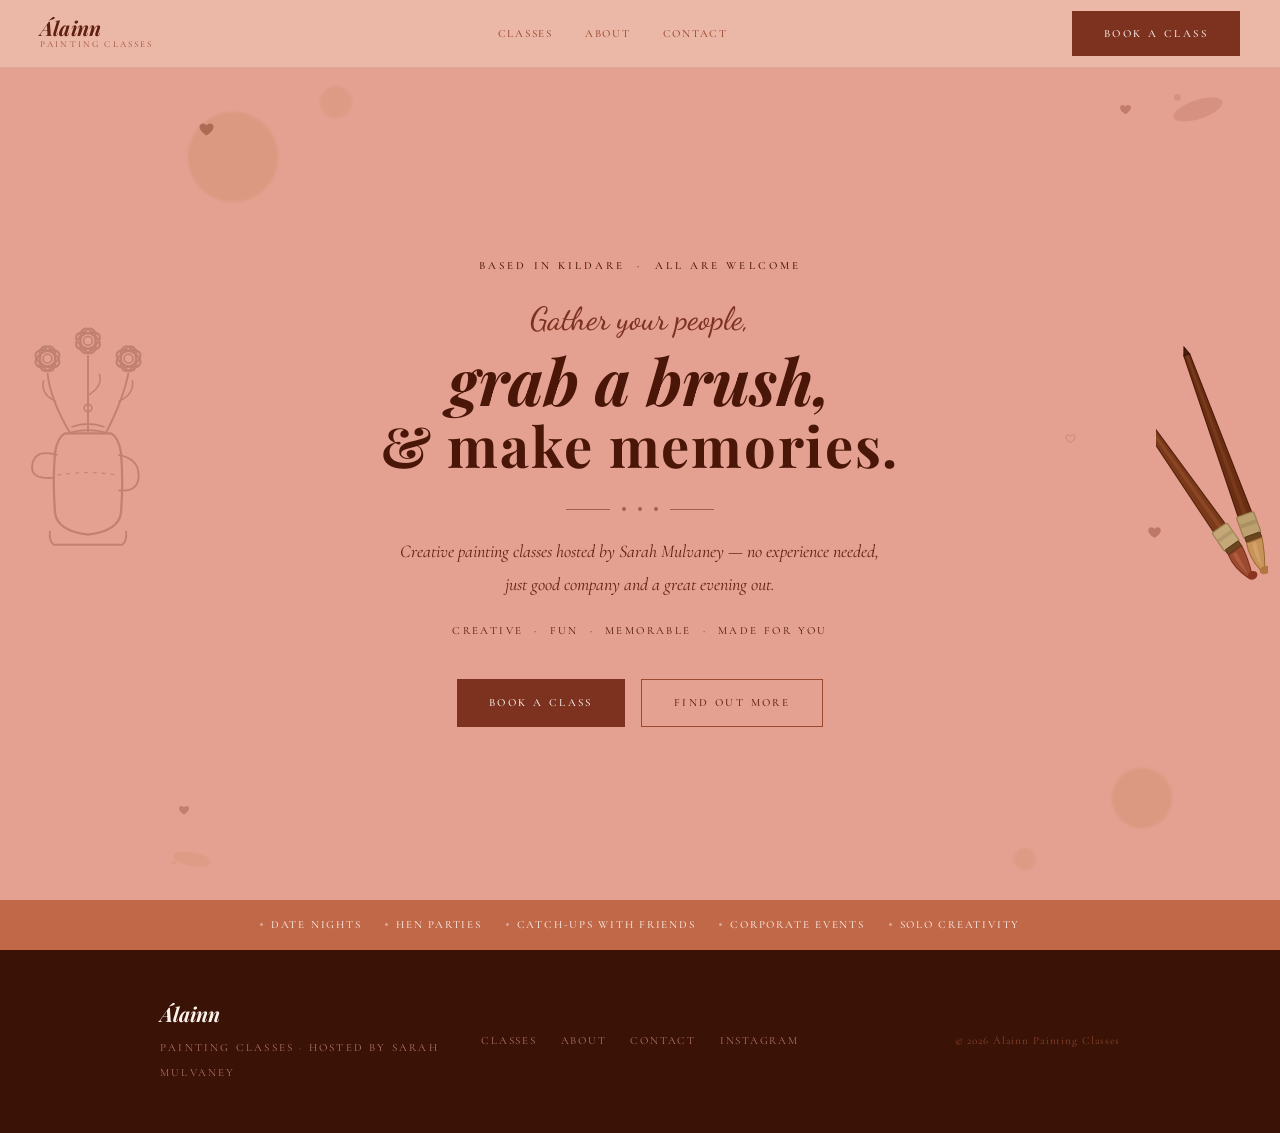
<file: index.html>
<!DOCTYPE html>
<html lang="en-IE">
<head>
  <meta charset="UTF-8"/>
  <meta name="viewport" content="width=device-width, initial-scale=1.0"/>
  <meta name="color-scheme" content="light"/>
  <meta name="theme-color" content="#FBF2EC"/>
  <meta name="supported-color-schemes" content="light"/>

  <!-- SEO -->
  <title>Álainn Painting Classes | Creative Art Classes in Kildare</title>
  <meta name="description" content="Álainn Painting Classes — creative, social painting classes hosted across Kildare by Sarah Mulvaney. Perfect for date nights, hen parties, catch-ups, corporate events and weekly classes. No experience needed."/>
  <meta name="keywords" content="painting classes Kildare, art classes Ireland, date night Kildare, hen party activities Kildare, team building Kildare, Sarah Mulvaney, Álainn"/>
  <link rel="canonical" href="https://alainnpaintingclasses.ie/"/>

  <!-- Open Graph -->
  <meta property="og:type" content="website"/>
  <meta property="og:url" content="https://alainnpaintingclasses.ie/"/>
  <meta property="og:title" content="Álainn Painting Classes | Creative Art Classes in Kildare"/>
  <meta property="og:description" content="Creative, social painting classes across Kildare. No experience needed — just good company and a great evening out."/>
  <meta property="og:image" content="https://alainnpaintingclasses.ie/og-image.jpg"/>
  <meta property="og:locale" content="en_IE"/>
  <meta property="og:site_name" content="Álainn Painting Classes"/>

  <!-- Twitter Card -->
  <meta name="twitter:card" content="summary_large_image"/>
  <meta name="twitter:title" content="Álainn Painting Classes | Kildare"/>
  <meta name="twitter:description" content="Creative painting classes across Kildare. Date nights, hen parties, catch-ups & more."/>

  <!-- Performance: preconnect fonts -->
  <link rel="preconnect" href="https://fonts.googleapis.com"/>
  <link rel="preconnect" href="https://fonts.gstatic.com" crossorigin/>
  <link rel="stylesheet" href="https://fonts.googleapis.com/css2?family=Cormorant+Garamond:ital,wght@0,400;0,500;1,300;1,400;1,500&family=Playfair+Display:ital,wght@0,700;1,400;1,700&family=Dancing+Script:wght@500;600&display=swap"/>
  <link rel="stylesheet" href="styles.css"/>

  <!-- Structured data -->
  <script type="application/ld+json">
  {
    "@context": "https://schema.org",
    "@type": "LocalBusiness",
    "name": "Álainn Painting Classes",
    "description": "Creative painting classes hosted across Kildare by Sarah Mulvaney.",
    "url": "https://alainnpaintingclasses.ie",
    "address": {
      "@type": "PostalAddress",
      "addressRegion": "County Kildare",
      "addressCountry": "IE"
    },
    "sameAs": ["https://www.instagram.com/alainn.painting.classes"],
    "priceRange": "££",
    "openingHours": "Mo-Su 09:00-22:00"
  }
  </script>
</head>
<body>

  <a href="#main" class="skip-link">Skip to main content</a>

  <!-- NAV -->
  <nav class="al-nav" aria-label="Main navigation">
    <a href="index.html" class="al-nav__logo" aria-label="Álainn Painting Classes — home">
      <span class="al-nav__logo-brand">Álainn</span>
      <span class="al-nav__logo-sub">Painting Classes</span>
    </a>
    <ul class="al-nav__links" role="list">
      <li><a href="classes.html">Classes</a></li>
      <li><a href="about.html">About</a></li>
      <li><a href="contact.html">Contact</a></li>
    </ul>
    <a href="contact.html" class="btn btn--primary">Book a class</a>
    <button
      class="al-nav__hamburger"
      aria-label="Open navigation menu"
      aria-expanded="false"
      aria-controls="mobile-nav"
    >
      <span aria-hidden="true"></span>
      <span aria-hidden="true"></span>
      <span aria-hidden="true"></span>
    </button>
  </nav>

  <div class="al-nav__mobile" id="mobile-nav" aria-label="Mobile navigation">
    <a href="classes.html">Classes</a>
    <a href="about.html">About</a>
    <a href="contact.html">Contact</a>
    <a href="contact.html" class="btn btn--primary">Book a class</a>
  </div>

  <main id="main">

    <!-- HERO -->
    <section class="hero" aria-label="Welcome to Álainn">

      <!-- Decorative blobs (hidden from screen readers) -->
      <div aria-hidden="true">
        <div class="hero__gold-blob" style="width:90px;height:90px;top:44px;left:188px;opacity:0.22;"></div>
        <div class="hero__gold-blob" style="width:32px;height:32px;top:18px;left:320px;opacity:0.14;"></div>
        <div class="hero__gold-blob" style="width:60px;height:60px;bottom:72px;right:108px;opacity:0.22;"></div>
        <div class="hero__gold-blob" style="width:22px;height:22px;bottom:30px;right:244px;opacity:0.15;"></div>

        <!-- Teapot illustration -->
        <svg class="hero__deco teapot" style="left:12px;top:50%;transform:translateY(-50%);width:152px;opacity:0.22;position:absolute;" viewBox="0 0 120 250" fill="none" xmlns="http://www.w3.org/2000/svg" focusable="false">
          <ellipse cx="28" cy="26" rx="6" ry="10" fill="none" stroke="#4A1608" stroke-width="1.6" transform="rotate(-15 28 26)"/>
          <ellipse cx="28" cy="26" rx="6" ry="10" fill="none" stroke="#4A1608" stroke-width="1.6" transform="rotate(15 28 26)"/>
          <ellipse cx="28" cy="26" rx="6" ry="10" fill="none" stroke="#4A1608" stroke-width="1.6" transform="rotate(65 28 26)"/>
          <ellipse cx="28" cy="26" rx="6" ry="10" fill="none" stroke="#4A1608" stroke-width="1.6" transform="rotate(-65 28 26)"/>
          <circle cx="28" cy="26" r="3.5" fill="none" stroke="#4A1608" stroke-width="1.3"/>
          <path d="M28 37 Q30 58 46 85" stroke="#4A1608" stroke-width="1.5" fill="none"/>
          <path d="M35 60 Q22 54 25 43" stroke="#4A1608" stroke-width="1.2" fill="none"/>
          <ellipse cx="60" cy="12" rx="6" ry="10" fill="none" stroke="#4A1608" stroke-width="1.6" transform="rotate(-15 60 12)"/>
          <ellipse cx="60" cy="12" rx="6" ry="10" fill="none" stroke="#4A1608" stroke-width="1.6" transform="rotate(15 60 12)"/>
          <ellipse cx="60" cy="12" rx="6" ry="10" fill="none" stroke="#4A1608" stroke-width="1.6" transform="rotate(65 60 12)"/>
          <ellipse cx="60" cy="12" rx="6" ry="10" fill="none" stroke="#4A1608" stroke-width="1.6" transform="rotate(-65 60 12)"/>
          <circle cx="60" cy="12" r="3.5" fill="none" stroke="#4A1608" stroke-width="1.3"/>
          <path d="M60 23 Q60 52 60 85" stroke="#4A1608" stroke-width="1.5" fill="none"/>
          <path d="M60 55 Q72 48 69 38" stroke="#4A1608" stroke-width="1.2" fill="none"/>
          <ellipse cx="92" cy="26" rx="6" ry="10" fill="none" stroke="#4A1608" stroke-width="1.6" transform="rotate(-15 92 26)"/>
          <ellipse cx="92" cy="26" rx="6" ry="10" fill="none" stroke="#4A1608" stroke-width="1.6" transform="rotate(15 92 26)"/>
          <ellipse cx="92" cy="26" rx="6" ry="10" fill="none" stroke="#4A1608" stroke-width="1.6" transform="rotate(65 92 26)"/>
          <ellipse cx="92" cy="26" rx="6" ry="10" fill="none" stroke="#4A1608" stroke-width="1.6" transform="rotate(-65 92 26)"/>
          <circle cx="92" cy="26" r="3.5" fill="none" stroke="#4A1608" stroke-width="1.3"/>
          <path d="M92 37 Q88 58 74 85" stroke="#4A1608" stroke-width="1.5" fill="none"/>
          <path d="M84 60 Q97 54 95 43" stroke="#4A1608" stroke-width="1.2" fill="none"/>
          <path d="M42 85 Q36 88 34 100 Q32 122 34 148 Q36 162 60 165 Q84 162 86 148 Q88 122 86 100 Q84 88 78 85 Z" stroke="#4A1608" stroke-width="1.8" fill="none"/>
          <path d="M36 102 Q18 97 16 110 Q14 122 34 120" stroke="#4A1608" stroke-width="1.5" fill="none"/>
          <path d="M84 102 Q100 105 100 118 Q100 132 84 130" stroke="#4A1608" stroke-width="1.5" fill="none"/>
          <path d="M44 85 Q60 80 76 85" stroke="#4A1608" stroke-width="1.5" fill="none"/>
          <path d="M47 80 Q60 75 73 80" stroke="#4A1608" stroke-width="1.3" fill="none"/>
          <line x1="60" y1="75" x2="60" y2="68" stroke="#4A1608" stroke-width="1.4"/>
          <circle cx="60" cy="65" r="3" fill="none" stroke="#4A1608" stroke-width="1.3"/>
          <path d="M36 118 Q60 114 84 118" stroke="#4A1608" stroke-width="0.8" fill="none" stroke-dasharray="3 4"/>
          <path d="M30 162 Q29 170 33 173 L87 173 Q91 170 90 162" stroke="#4A1608" stroke-width="1.5" fill="none"/>
        </svg>

        <!-- Brushes -->
        <svg class="hero__deco brushes" style="right:12px;top:50%;transform:translateY(-52%);width:112px;position:absolute;" viewBox="0 0 110 280" fill="none" xmlns="http://www.w3.org/2000/svg" focusable="false">
          <g transform="rotate(-35 55 140)">
            <polygon points="30,18 36,18 40,185 26,185" fill="#7A3A1A" stroke="#5A2510" stroke-width="1.2"/>
            <polygon points="32,18 34,18 36,185 32,185" fill="#9B5530" opacity="0.5"/>
            <polygon points="30,18 36,18 33,8" fill="#5A2510" stroke="#3E1808" stroke-width="1"/>
            <rect x="24" y="184" width="18" height="22" rx="2" fill="#C4A878" stroke="#9A8050" stroke-width="1.2"/>
            <rect x="24" y="192" width="18" height="4" fill="#A89060" opacity="0.6"/>
            <rect x="25" y="205" width="16" height="6" rx="1" fill="#6B4520" stroke="#4A2E10" stroke-width="0.8"/>
            <path d="M25 211 Q22 225 28 240 Q31 246 33 240 Q39 225 41 211 Z" fill="#9B4A30" stroke="#7A2E18" stroke-width="1"/>
            <path d="M29 213 Q27 225 30 237 Q31 230 33 213 Z" fill="#C97055" opacity="0.45"/>
            <ellipse cx="33" cy="241" rx="5" ry="4" fill="#8B3520"/>
          </g>
          <g transform="rotate(-20 75 130)">
            <polygon points="68,10 74,10 78,178 64,178" fill="#6B2E12" stroke="#4E1E08" stroke-width="1.2"/>
            <polygon points="70,10 72,10 73,178 69,178" fill="#8B4828" opacity="0.45"/>
            <polygon points="68,10 74,10 71,2" fill="#4E1E08" stroke="#361408" stroke-width="1"/>
            <rect x="62" y="177" width="18" height="22" rx="2" fill="#BCA070" stroke="#9A8050" stroke-width="1.2"/>
            <rect x="62" y="185" width="18" height="4" fill="#A08858" opacity="0.6"/>
            <rect x="63" y="198" width="16" height="6" rx="1" fill="#6B4520" stroke="#4A2E10" stroke-width="0.8"/>
            <path d="M63 204 Q60 218 67 234 Q70 240 71 234 Q77 218 79 204 Z" fill="#C8935A" stroke="#9A6A30" stroke-width="1"/>
            <path d="M68 206 Q66 218 69 231 Q70 224 72 206 Z" fill="#E8B878" opacity="0.4"/>
            <ellipse cx="71" cy="235" rx="5.5" ry="4" fill="#B07840"/>
          </g>
        </svg>

        <!-- Hearts -->
        <svg style="position:absolute;top:54px;left:198px;width:17px;opacity:0.45;" viewBox="0 0 24 22" focusable="false"><path d="M12 19 C12 19 2 13 2 7 C2 4 4 2 7 2 C9.5 2 11 3.5 12 5 C13 3.5 14.5 2 17 2 C20 2 22 4 22 7 C22 13 12 19 12 19Z" fill="#7D3220"/></svg>
        <svg style="position:absolute;top:36px;right:148px;width:13px;opacity:0.32;" viewBox="0 0 24 22" focusable="false"><path d="M12 19 C12 19 2 13 2 7 C2 4 4 2 7 2 C9.5 2 11 3.5 12 5 C13 3.5 14.5 2 17 2 C20 2 22 4 22 7 C22 13 12 19 12 19Z" fill="#7D3220"/></svg>
        <svg style="position:absolute;top:55%;right:118px;width:15px;opacity:0.36;" viewBox="0 0 24 22" focusable="false"><path d="M12 19 C12 19 2 13 2 7 C2 4 4 2 7 2 C9.5 2 11 3.5 12 5 C13 3.5 14.5 2 17 2 C20 2 22 4 22 7 C22 13 12 19 12 19Z" fill="#7D3220"/></svg>
        <svg style="position:absolute;bottom:84px;left:178px;width:12px;opacity:0.3;" viewBox="0 0 24 22" focusable="false"><path d="M12 19 C12 19 2 13 2 7 C2 4 4 2 7 2 C9.5 2 11 3.5 12 5 C13 3.5 14.5 2 17 2 C20 2 22 4 22 7 C22 13 12 19 12 19Z" fill="#7D3220"/></svg>
        <svg style="position:absolute;top:44%;right:204px;width:11px;opacity:0.28;" viewBox="0 0 24 22" focusable="false"><path d="M12 19 C12 19 2 13 2 7 C2 4 4 2 7 2 C9.5 2 11 3.5 12 5 C13 3.5 14.5 2 17 2 C20 2 22 4 22 7 C22 13 12 19 12 19Z" stroke="#7D3220" stroke-width="1.8" fill="none"/></svg>

        <!-- Paint splashes -->
        <svg style="position:absolute;top:20px;right:52px;width:60px;opacity:0.13;" viewBox="0 0 70 50" fill="none" focusable="false">
          <ellipse cx="35" cy="25" rx="30" ry="11" fill="#7D3220" transform="rotate(-18 35 25)"/>
          <circle cx="11" cy="11" r="4" fill="#7D3220"/><circle cx="57" cy="17" r="3" fill="#7D3220"/>
        </svg>
        <svg style="position:absolute;bottom:24px;left:168px;width:48px;opacity:0.12;" viewBox="0 0 70 50" fill="none" focusable="false">
          <ellipse cx="35" cy="25" rx="28" ry="10" fill="#B8824A" transform="rotate(10 35 25)"/>
          <circle cx="9" cy="30" r="3.5" fill="#B8824A"/>
        </svg>
      </div>

      <div class="hero__content">
        <p class="hero__eyebrow fade-up">Based in Kildare &nbsp;·&nbsp; All are welcome</p>
        <span class="hero__script fade-up fade-up-d1">Gather your people,</span>
        <h1 class="hero__title-italic fade-up fade-up-d2">grab a brush,</h1>
        <p class="hero__title-plain fade-up fade-up-d2">& make memories.</p>

        <div class="divider hero__divider divider--on-blush fade-up fade-up-d3" aria-hidden="true">
          <div class="divider__line"></div>
          <div class="divider__dot"></div><div class="divider__dot"></div><div class="divider__dot"></div>
          <div class="divider__line"></div>
        </div>

        <p class="hero__sub fade-up fade-up-d3">
          Creative painting classes hosted by Sarah Mulvaney —
          no experience needed, just good company and a great evening out.
        </p>
        <p class="hero__tagline fade-up fade-up-d4">Creative &nbsp;·&nbsp; Fun &nbsp;·&nbsp; Memorable &nbsp;·&nbsp; Made for you</p>

        <div class="hero__buttons fade-up fade-up-d5">
          <a href="contact.html" class="btn btn--primary">Book a class</a>
          <a href="intro.html" class="btn btn--secondary">Find out more</a>
        </div>
      </div>
    </section>

    <!-- OCCASION STRIP -->
    <div class="occasion-strip" aria-label="Perfect for every occasion">
      <span class="occasion-strip__item"><span class="occasion-strip__dot" aria-hidden="true"></span>Date nights</span>
      <span class="occasion-strip__item"><span class="occasion-strip__dot" aria-hidden="true"></span>Hen parties</span>
      <span class="occasion-strip__item"><span class="occasion-strip__dot" aria-hidden="true"></span>Catch-ups with friends</span>
      <span class="occasion-strip__item"><span class="occasion-strip__dot" aria-hidden="true"></span>Corporate events</span>
      <span class="occasion-strip__item"><span class="occasion-strip__dot" aria-hidden="true"></span>Solo creativity</span>
    </div>

  </main>

  <!-- FOOTER -->
  <footer class="al-footer" aria-label="Site footer">
    <div class="al-footer__inner">
      <div class="al-footer__brand">
        <span class="al-footer__brand-name">Álainn</span>
        <span class="al-footer__brand-sub">Painting Classes · Hosted by Sarah Mulvaney</span>
      </div>
      <ul class="al-footer__links" role="list">
        <li><a href="classes.html">Classes</a></li>
        <li><a href="about.html">About</a></li>
        <li><a href="contact.html">Contact</a></li>
        <li><a href="https://www.instagram.com/alainn.painting.classes" target="_blank" rel="noopener noreferrer">Instagram</a></li>
      </ul>
      <p class="al-footer__copy">© 2026 Álainn Painting Classes</p>
    </div>
  </footer>

  <script src="script.js"></script>
</body>
</html>
</file>
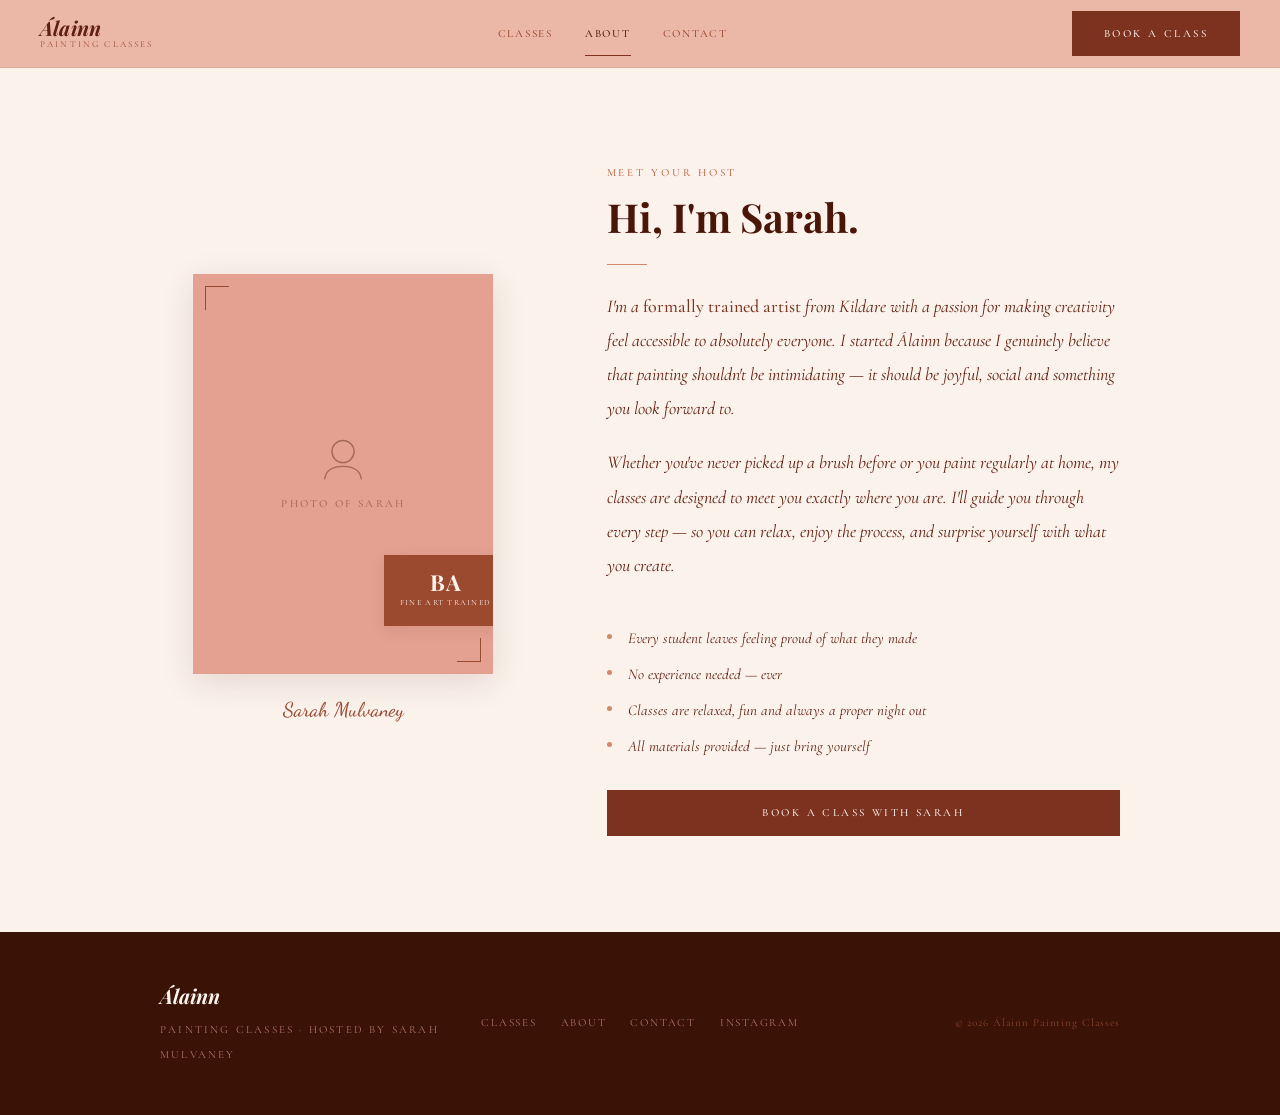
<file: about.html>
<!DOCTYPE html>
<html lang="en-IE">
<head>
  <meta charset="UTF-8"/>
  <meta name="viewport" content="width=device-width, initial-scale=1.0"/>
  <meta name="color-scheme" content="light"/>
  <meta name="theme-color" content="#FBF2EC"/>
  <meta name="supported-color-schemes" content="light"/>
  <title>About Sarah Mulvaney | Álainn Painting Classes Kildare</title>
  <meta name="description" content="Meet Sarah Mulvaney — formally trained artist and host of Álainn Painting Classes across Kildare. Find out what drives her passion for creative, accessible art classes."/>
  <link rel="canonical" href="https://alainnpaintingclasses.ie/about.html"/>
  <meta property="og:title" content="About Sarah | Álainn Painting Classes Kildare"/>
  <meta property="og:description" content="Formally trained artist, passionate about making creativity feel accessible to everyone."/>
  <link rel="preconnect" href="https://fonts.googleapis.com"/>
  <link rel="preconnect" href="https://fonts.gstatic.com" crossorigin/>
  <link rel="stylesheet" href="https://fonts.googleapis.com/css2?family=Cormorant+Garamond:ital,wght@0,400;0,500;1,300;1,400;1,500&family=Playfair+Display:ital,wght@0,700;1,400;1,700&family=Dancing+Script:wght@500;600&display=swap"/>
  <link rel="stylesheet" href="styles.css"/>
</head>
<body>
  <a href="#main" class="skip-link">Skip to main content</a>

  <nav class="al-nav" aria-label="Main navigation">
    <a href="index.html" class="al-nav__logo" aria-label="Álainn Painting Classes — home">
      <span class="al-nav__logo-brand">Álainn</span>
      <span class="al-nav__logo-sub">Painting Classes</span>
    </a>
    <ul class="al-nav__links" role="list">
      <li><a href="classes.html">Classes</a></li>
      <li><a href="about.html" aria-current="page">About</a></li>
      <li><a href="contact.html">Contact</a></li>
    </ul>
    <a href="contact.html" class="btn btn--primary">Book a class</a>
    <button class="al-nav__hamburger" aria-label="Open navigation menu" aria-expanded="false" aria-controls="mobile-nav">
      <span aria-hidden="true"></span><span aria-hidden="true"></span><span aria-hidden="true"></span>
    </button>
  </nav>
  <div class="al-nav__mobile" id="mobile-nav" aria-label="Mobile navigation">
    <a href="classes.html">Classes</a><a href="about.html">About</a><a href="contact.html">Contact</a>
    <a href="contact.html" class="btn btn--primary">Book a class</a>
  </div>

  <main id="main">
    <section class="section section--cream" aria-label="About Sarah Mulvaney">
      <div class="about__inner">

        <!-- Portrait -->
        <div class="about__portrait-wrap reveal">
          <div class="about__portrait" role="img" aria-label="Photo of Sarah Mulvaney — coming soon">
            <div class="about__portrait-placeholder">
              <svg width="48" height="48" viewBox="0 0 52 52" fill="none" aria-hidden="true">
                <circle cx="26" cy="18" r="12" stroke="#4A1608" stroke-width="1.5" fill="none"/>
                <path d="M6 48 Q8 34 26 34 Q44 34 46 48" stroke="#4A1608" stroke-width="1.5" fill="none"/>
              </svg>
              <span class="about__portrait-label">Photo of Sarah</span>
            </div>
            <div class="about__badge" aria-label="BA Fine Art trained">
              <span class="about__badge-num">BA</span>
              <span class="about__badge-label">Fine Art trained</span>
            </div>
          </div>
          <span class="about__caption">Sarah Mulvaney</span>
        </div>

        <!-- Content -->
        <div class="about__content">
          <span class="t-eyebrow reveal">Meet your host</span>
          <h1 class="about__heading reveal">Hi, I'm Sarah.</h1>
          <div class="about__rule reveal" aria-hidden="true"></div>

          <p class="about__body reveal">
            I'm a <strong>formally trained artist</strong> from Kildare with a passion for making
            creativity feel accessible to absolutely everyone. I started Álainn because I genuinely
            believe that painting shouldn't be intimidating — it should be joyful, social and
            something you look forward to.
          </p>

          <p class="about__body reveal">
            Whether you've never picked up a brush before or you paint regularly at home,
            my classes are designed to meet you exactly where you are. I'll guide you through
            every step — so you can relax, enjoy the process, and surprise yourself with
            what you create.
          </p>

          <ul class="about__values reveal" aria-label="What Sarah promises">
            <li class="about__value"><span class="about__value-dot" aria-hidden="true"></span>Every student leaves feeling proud of what they made</li>
            <li class="about__value"><span class="about__value-dot" aria-hidden="true"></span>No experience needed — ever</li>
            <li class="about__value"><span class="about__value-dot" aria-hidden="true"></span>Classes are relaxed, fun and always a proper night out</li>
            <li class="about__value"><span class="about__value-dot" aria-hidden="true"></span>All materials provided — just bring yourself</li>
          </ul>

          <a href="contact.html" class="btn btn--primary reveal">Book a class with Sarah</a>
        </div>

      </div>
    </section>
  </main>

  <footer class="al-footer" aria-label="Site footer">
    <div class="al-footer__inner">
      <div class="al-footer__brand">
        <span class="al-footer__brand-name">Álainn</span>
        <span class="al-footer__brand-sub">Painting Classes · Hosted by Sarah Mulvaney</span>
      </div>
      <ul class="al-footer__links" role="list">
        <li><a href="classes.html">Classes</a></li><li><a href="about.html">About</a></li>
        <li><a href="contact.html">Contact</a></li>
        <li><a href="https://www.instagram.com/alainn.painting.classes" target="_blank" rel="noopener noreferrer">Instagram</a></li>
      </ul>
      <p class="al-footer__copy">© 2026 Álainn Painting Classes</p>
    </div>
  </footer>
  <script src="script.js"></script>
</body>
</html>
</file>
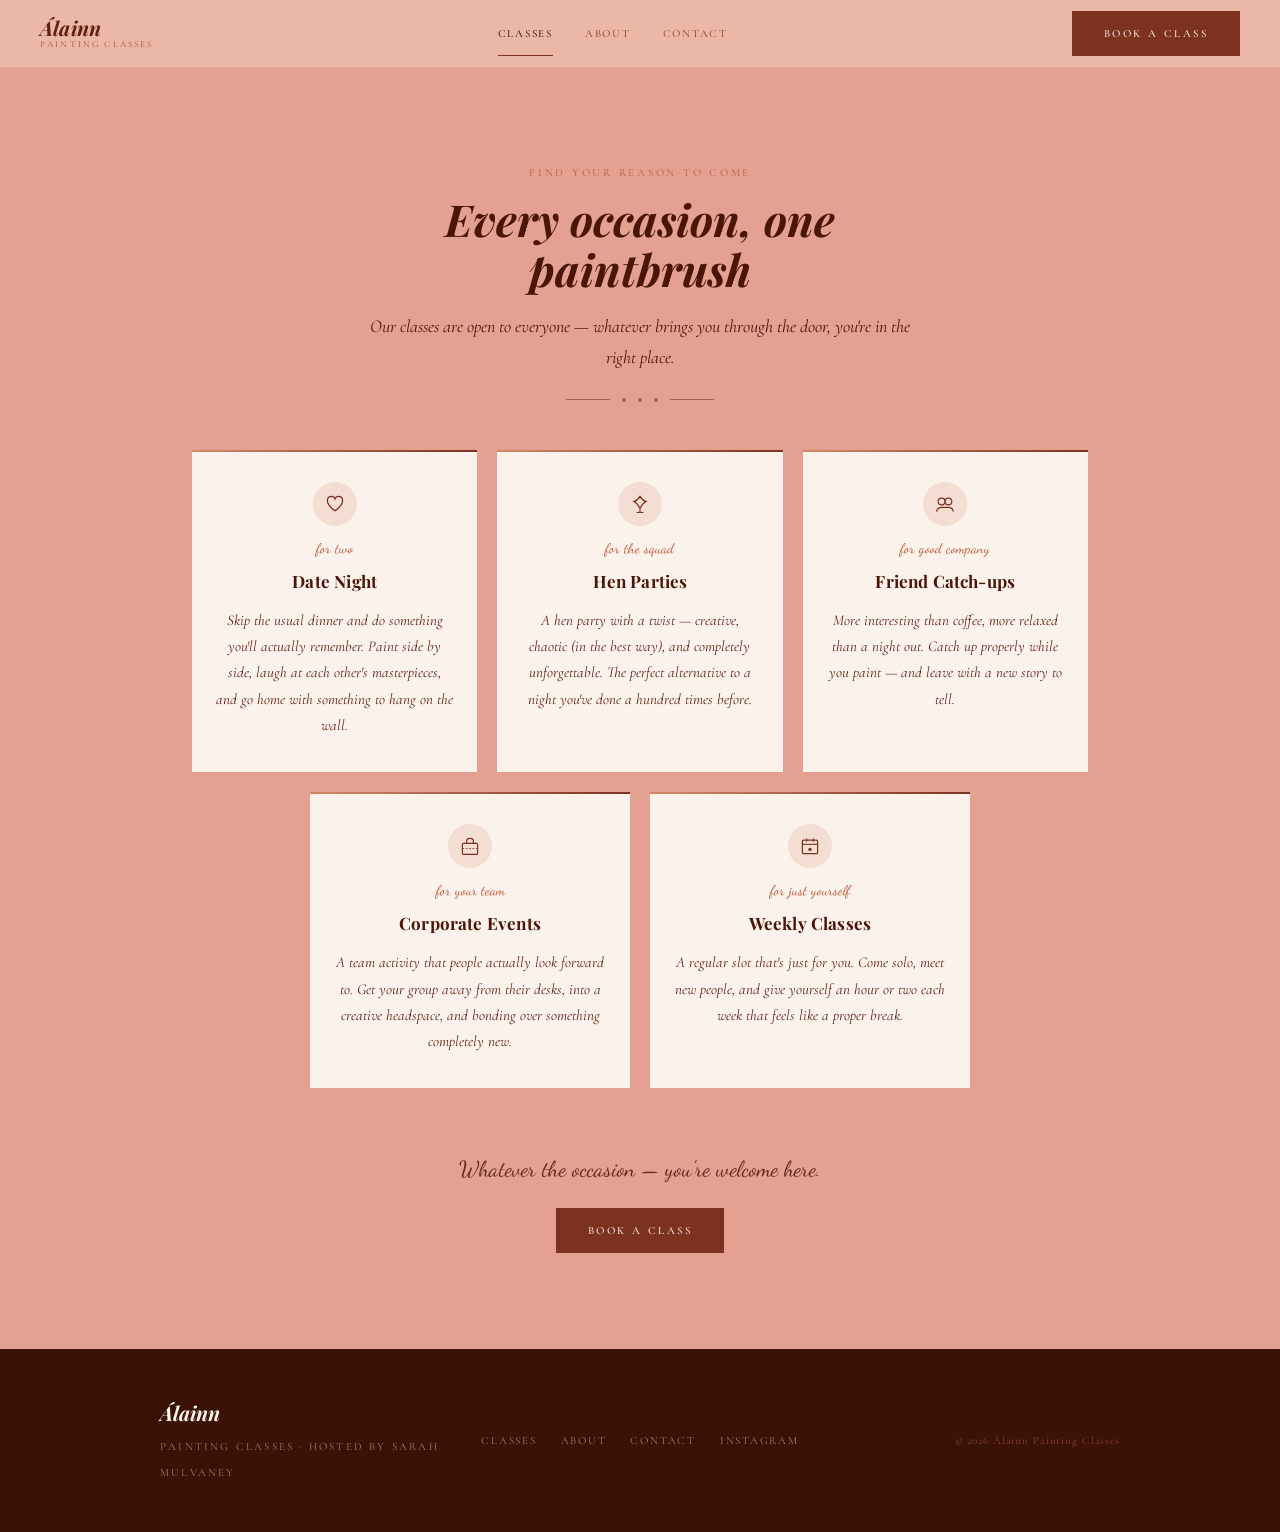
<file: classes.html>
<!DOCTYPE html>
<html lang="en-IE">
<head>
  <meta charset="UTF-8"/>
  <meta name="viewport" content="width=device-width, initial-scale=1.0"/>
  <meta name="color-scheme" content="light"/>
  <meta name="theme-color" content="#FBF2EC"/>
  <meta name="supported-color-schemes" content="light"/>
  <title>Classes | Álainn Painting Classes Kildare</title>
  <meta name="description" content="Álainn painting classes in Kildare — date nights, hen parties, friend catch-ups, corporate events and weekly classes. Everyone welcome, no experience needed."/>
  <link rel="canonical" href="https://alainnpaintingclasses.ie/classes.html"/>
  <meta property="og:title" content="Classes | Álainn Painting Classes Kildare"/>
  <meta property="og:description" content="Date nights, hen parties, corporate events, catch-ups & weekly classes in Kildare. No experience needed."/>
  <link rel="preconnect" href="https://fonts.googleapis.com"/>
  <link rel="preconnect" href="https://fonts.gstatic.com" crossorigin/>
  <link rel="stylesheet" href="https://fonts.googleapis.com/css2?family=Cormorant+Garamond:ital,wght@0,400;0,500;1,300;1,400;1,500&family=Playfair+Display:ital,wght@0,700;1,400;1,700&family=Dancing+Script:wght@500;600&display=swap"/>
  <link rel="stylesheet" href="styles.css"/>
</head>
<body>
  <a href="#main" class="skip-link">Skip to main content</a>

  <nav class="al-nav" aria-label="Main navigation">
    <a href="index.html" class="al-nav__logo" aria-label="Álainn Painting Classes — home">
      <span class="al-nav__logo-brand">Álainn</span>
      <span class="al-nav__logo-sub">Painting Classes</span>
    </a>
    <ul class="al-nav__links" role="list">
      <li><a href="classes.html" aria-current="page">Classes</a></li>
      <li><a href="about.html">About</a></li>
      <li><a href="contact.html">Contact</a></li>
    </ul>
    <a href="contact.html" class="btn btn--primary">Book a class</a>
    <button class="al-nav__hamburger" aria-label="Open navigation menu" aria-expanded="false" aria-controls="mobile-nav">
      <span aria-hidden="true"></span><span aria-hidden="true"></span><span aria-hidden="true"></span>
    </button>
  </nav>
  <div class="al-nav__mobile" id="mobile-nav" aria-label="Mobile navigation">
    <a href="classes.html">Classes</a><a href="about.html">About</a><a href="contact.html">Contact</a>
    <a href="contact.html" class="btn btn--primary">Book a class</a>
  </div>

  <main id="main">
    <section class="section section--blush" aria-label="Classes and occasions">
      <div class="container">

        <div class="classes__header">
          <span class="t-eyebrow reveal">Find your reason to come</span>
          <h1 class="t-heading-xl reveal" style="margin-top:0.75rem;margin-bottom:1rem;">Every occasion, one paintbrush</h1>
          <p class="classes__sub reveal">Our classes are open to everyone — whatever brings you through the door, you're in the right place.</p>
          <div class="divider divider--on-blush reveal" aria-hidden="true" style="margin-top:1.5rem;">
            <div class="divider__line"></div>
            <div class="divider__dot"></div><div class="divider__dot"></div><div class="divider__dot"></div>
            <div class="divider__line"></div>
          </div>
        </div>

        <div class="classes__grid" role="list">
          <article class="class-card reveal" role="listitem">
            <div class="class-card__icon" aria-hidden="true">
              <svg width="22" height="22" viewBox="0 0 26 26" fill="none"><path d="M13 21 C13 21 4 15 4 9 C4 6 6 4 9 4 C11 4 12.5 5.5 13 7 C13.5 5.5 15 4 17 4 C20 4 22 6 22 9 C22 15 13 21 13 21Z" stroke="#7D3220" stroke-width="1.5" fill="none"/></svg>
            </div>
            <span class="class-card__script">for two</span>
            <h2 class="class-card__title">Date Night</h2>
            <p class="class-card__text">Skip the usual dinner and do something you'll actually remember. Paint side by side, laugh at each other's masterpieces, and go home with something to hang on the wall.</p>
          </article>

          <article class="class-card reveal reveal-delay-1" role="listitem">
            <div class="class-card__icon" aria-hidden="true">
              <svg width="22" height="22" viewBox="0 0 26 26" fill="none"><path d="M13 4 Q16 9 20 10 Q16 12 13 18 Q10 12 6 10 Q10 9 13 4Z" stroke="#7D3220" stroke-width="1.5" fill="none"/><line x1="13" y1="18" x2="13" y2="23" stroke="#7D3220" stroke-width="1.3"/><line x1="9" y1="23" x2="17" y2="23" stroke="#7D3220" stroke-width="1.3"/></svg>
            </div>
            <span class="class-card__script">for the squad</span>
            <h2 class="class-card__title">Hen Parties</h2>
            <p class="class-card__text">A hen party with a twist — creative, chaotic (in the best way), and completely unforgettable. The perfect alternative to a night you've done a hundred times before.</p>
          </article>

          <article class="class-card reveal reveal-delay-2" role="listitem">
            <div class="class-card__icon" aria-hidden="true">
              <svg width="22" height="22" viewBox="0 0 26 26" fill="none"><circle cx="9" cy="10" r="4" stroke="#7D3220" stroke-width="1.4" fill="none"/><circle cx="17" cy="10" r="4" stroke="#7D3220" stroke-width="1.4" fill="none"/><path d="M3 22 Q4 17 9 17 Q13 17 17 17 Q22 17 23 22" stroke="#7D3220" stroke-width="1.4" fill="none"/></svg>
            </div>
            <span class="class-card__script">for good company</span>
            <h2 class="class-card__title">Friend Catch-ups</h2>
            <p class="class-card__text">More interesting than coffee, more relaxed than a night out. Catch up properly while you paint — and leave with a new story to tell.</p>
          </article>
        </div>

        <div class="classes__grid-row2" role="list">
          <article class="class-card reveal" role="listitem">
            <div class="class-card__icon" aria-hidden="true">
              <svg width="22" height="22" viewBox="0 0 26 26" fill="none"><rect x="4" y="10" width="18" height="13" rx="1.5" stroke="#7D3220" stroke-width="1.4" fill="none"/><path d="M9 10 V7 Q9 4 13 4 Q17 4 17 7 V10" stroke="#7D3220" stroke-width="1.4" fill="none"/><line x1="4" y1="16" x2="22" y2="16" stroke="#7D3220" stroke-width="1" stroke-dasharray="2 2"/></svg>
            </div>
            <span class="class-card__script">for your team</span>
            <h2 class="class-card__title">Corporate Events</h2>
            <p class="class-card__text">A team activity that people actually look forward to. Get your group away from their desks, into a creative headspace, and bonding over something completely new.</p>
          </article>

          <article class="class-card reveal reveal-delay-1" role="listitem">
            <div class="class-card__icon" aria-hidden="true">
              <svg width="22" height="22" viewBox="0 0 26 26" fill="none"><rect x="4" y="6" width="18" height="16" rx="1.5" stroke="#7D3220" stroke-width="1.4" fill="none"/><line x1="4" y1="11" x2="22" y2="11" stroke="#7D3220" stroke-width="1.3"/><line x1="9" y1="4" x2="9" y2="8" stroke="#7D3220" stroke-width="1.3"/><line x1="17" y1="4" x2="17" y2="8" stroke="#7D3220" stroke-width="1.3"/><circle cx="13" cy="17" r="2" fill="#7D3220"/></svg>
            </div>
            <span class="class-card__script">for just yourself</span>
            <h2 class="class-card__title">Weekly Classes</h2>
            <p class="class-card__text">A regular slot that's just for you. Come solo, meet new people, and give yourself an hour or two each week that feels like a proper break.</p>
          </article>
        </div>

        <div class="classes__cta reveal">
          <p class="classes__cta-note">Whatever the occasion — you're welcome here.</p>
          <a href="contact.html" class="btn btn--primary">Book a class</a>
        </div>

      </div>
    </section>
  </main>

  <footer class="al-footer" aria-label="Site footer">
    <div class="al-footer__inner">
      <div class="al-footer__brand">
        <span class="al-footer__brand-name">Álainn</span>
        <span class="al-footer__brand-sub">Painting Classes · Hosted by Sarah Mulvaney</span>
      </div>
      <ul class="al-footer__links" role="list">
        <li><a href="classes.html">Classes</a></li><li><a href="about.html">About</a></li>
        <li><a href="contact.html">Contact</a></li>
        <li><a href="https://www.instagram.com/alainn.painting.classes" target="_blank" rel="noopener noreferrer">Instagram</a></li>
      </ul>
      <p class="al-footer__copy">© 2026 Álainn Painting Classes</p>
    </div>
  </footer>
  <script src="script.js"></script>
</body>
</html>
</file>
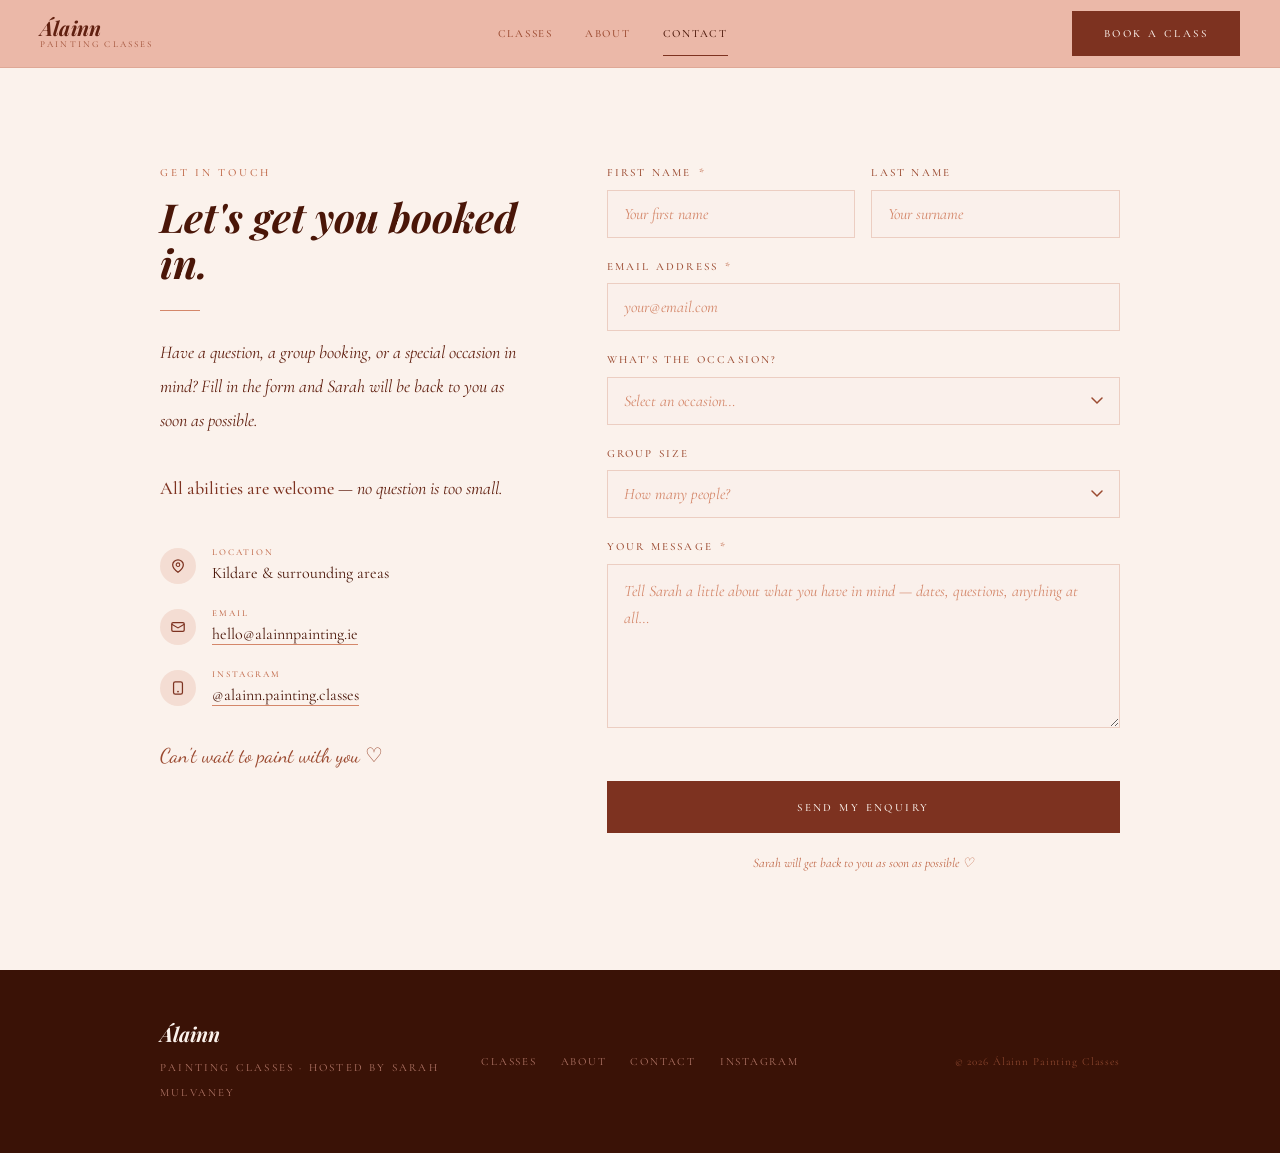
<file: contact.html>
<!DOCTYPE html>
<html lang="en-IE">
<head>
  <meta charset="UTF-8"/>
  <meta name="viewport" content="width=device-width, initial-scale=1.0"/>
  <meta name="color-scheme" content="light"/>
  <meta name="theme-color" content="#FBF2EC"/>
  <meta name="supported-color-schemes" content="light"/>
  <title>Book a Class | Álainn Painting Classes Kildare</title>
  <meta name="description" content="Get in touch with Sarah Mulvaney to book an Álainn painting class in Kildare. Date nights, hen parties, corporate events, catch-ups and weekly classes. All abilities welcome."/>
  <link rel="canonical" href="https://alainnpaintingclasses.ie/contact.html"/>
  <meta property="og:title" content="Book a Class | Álainn Painting Classes Kildare"/>
  <meta property="og:description" content="Book a painting class in Kildare with Sarah Mulvaney. Get in touch today."/>
  <link rel="preconnect" href="https://fonts.googleapis.com"/>
  <link rel="preconnect" href="https://fonts.gstatic.com" crossorigin/>
  <link rel="stylesheet" href="https://fonts.googleapis.com/css2?family=Cormorant+Garamond:ital,wght@0,400;0,500;1,300;1,400;1,500&family=Playfair+Display:ital,wght@0,700;1,400;1,700&family=Dancing+Script:wght@500;600&display=swap"/>
  <link rel="stylesheet" href="styles.css"/>
</head>
<body>
  <a href="#main" class="skip-link">Skip to main content</a>

  <nav class="al-nav" aria-label="Main navigation">
    <a href="index.html" class="al-nav__logo" aria-label="Álainn Painting Classes — home">
      <span class="al-nav__logo-brand">Álainn</span>
      <span class="al-nav__logo-sub">Painting Classes</span>
    </a>
    <ul class="al-nav__links" role="list">
      <li><a href="classes.html">Classes</a></li>
      <li><a href="about.html">About</a></li>
      <li><a href="contact.html" aria-current="page">Contact</a></li>
    </ul>
    <a href="contact.html" class="btn btn--primary" aria-label="Book a class — current page">Book a class</a>
    <button class="al-nav__hamburger" aria-label="Open navigation menu" aria-expanded="false" aria-controls="mobile-nav">
      <span aria-hidden="true"></span><span aria-hidden="true"></span><span aria-hidden="true"></span>
    </button>
  </nav>
  <div class="al-nav__mobile" id="mobile-nav" aria-label="Mobile navigation">
    <a href="classes.html">Classes</a><a href="about.html">About</a><a href="contact.html">Contact</a>
    <a href="contact.html" class="btn btn--primary">Book a class</a>
  </div>

  <main id="main">
    <section class="section section--cream" aria-label="Contact and booking">
      <div class="contact__inner">

        <!-- Left -->
        <div>
          <span class="t-eyebrow reveal">Get in touch</span>
          <h1 class="contact__heading reveal">Let's get you booked in.</h1>
          <div class="contact__rule reveal" aria-hidden="true"></div>

          <p class="contact__body reveal">
            Have a question, a group booking, or a special occasion in mind?
            Fill in the form and Sarah will be back to you as soon as possible.
            <br><br>
            <strong>All abilities are welcome</strong> — no question is too small.
          </p>

          <div class="contact__details reveal" role="list">

            <div class="contact__detail" role="listitem">
              <div class="contact__detail-icon" aria-hidden="true">
                <svg width="16" height="16" viewBox="0 0 18 18" fill="none" aria-hidden="true">
                  <path d="M9 2 C6 2 3 4.5 3 7.5 C3 11.5 9 16 9 16 C9 16 15 11.5 15 7.5 C15 4.5 12 2 9 2Z" stroke="#7D3220" stroke-width="1.4" fill="none"/>
                  <circle cx="9" cy="7.5" r="2" stroke="#7D3220" stroke-width="1.2" fill="none"/>
                </svg>
              </div>
              <div>
                <span class="contact__detail-label">Location</span>
                <span class="contact__detail-value">Kildare &amp; surrounding areas</span>
              </div>
            </div>

            <div class="contact__detail" role="listitem">
              <div class="contact__detail-icon" aria-hidden="true">
                <svg width="16" height="16" viewBox="0 0 18 18" fill="none" aria-hidden="true">
                  <rect x="2" y="4" width="14" height="10" rx="1.5" stroke="#7D3220" stroke-width="1.4" fill="none"/>
                  <path d="M2 6 L9 10 L16 6" stroke="#7D3220" stroke-width="1.2" fill="none"/>
                </svg>
              </div>
              <div>
                <span class="contact__detail-label">Email</span>
                <span class="contact__detail-value">
                  <a href="mailto:hello@alainnpainting.ie">hello@alainnpainting.ie</a>
                </span>
              </div>
            </div>

            <div class="contact__detail" role="listitem">
              <div class="contact__detail-icon" aria-hidden="true">
                <svg width="16" height="16" viewBox="0 0 18 18" fill="none" aria-hidden="true">
                  <rect x="4" y="2" width="10" height="14" rx="2" stroke="#7D3220" stroke-width="1.4" fill="none"/>
                  <circle cx="9" cy="13" r="1" fill="#7D3220"/>
                </svg>
              </div>
              <div>
                <span class="contact__detail-label">Instagram</span>
                <span class="contact__detail-value">
                  <a href="https://www.instagram.com/alainn.painting.classes" target="_blank" rel="noopener noreferrer">@alainn.painting.classes</a>
                </span>
              </div>
            </div>

          </div>

          <span class="contact__sign-off reveal">Can't wait to paint with you ♡</span>
        </div>

        <!-- Right: form -->
        <div class="reveal">
          <form class="contact__form" novalidate aria-label="Booking enquiry form">

            <div class="form-row">
              <div class="form-field">
                <label for="fname">First name <span class="required" aria-hidden="true">*</span></label>
                <input
                  type="text"
                  id="fname"
                  name="fname"
                  placeholder="Your first name"
                  required
                  autocomplete="given-name"
                  aria-required="true"
                />
                <span class="form-field__error" role="alert">Please enter your first name.</span>
              </div>
              <div class="form-field">
                <label for="lname">Last name</label>
                <input
                  type="text"
                  id="lname"
                  name="lname"
                  placeholder="Your surname"
                  autocomplete="family-name"
                />
              </div>
            </div>

            <div class="form-field">
              <label for="email">Email address <span class="required" aria-hidden="true">*</span></label>
              <input
                type="email"
                id="email"
                name="email"
                placeholder="your@email.com"
                required
                autocomplete="email"
                aria-required="true"
              />
              <span class="form-field__error" role="alert">Please enter a valid email address.</span>
            </div>

            <div class="form-field">
              <label for="occasion">What's the occasion?</label>
              <select id="occasion" name="occasion" aria-label="Select your occasion type">
                <option value="" disabled selected>Select an occasion…</option>
                <option value="date-night">Date night</option>
                <option value="hen-party">Hen party</option>
                <option value="catch-up">Friend catch-up</option>
                <option value="corporate">Corporate / team event</option>
                <option value="weekly">Weekly class</option>
                <option value="other">Something else</option>
              </select>
            </div>

            <div class="form-field">
              <label for="groupsize">Group size</label>
              <select id="groupsize" name="groupsize" aria-label="Select approximate group size">
                <option value="" disabled selected>How many people?</option>
                <option value="solo">Just me</option>
                <option value="2">2 people</option>
                <option value="3-5">3–5 people</option>
                <option value="6-10">6–10 people</option>
                <option value="10+">10+ people</option>
              </select>
            </div>

            <div class="form-field">
              <label for="message">Your message <span class="required" aria-hidden="true">*</span></label>
              <textarea
                id="message"
                name="message"
                placeholder="Tell Sarah a little about what you have in mind — dates, questions, anything at all…"
                required
                aria-required="true"
                rows="5"
              ></textarea>
              <span class="form-field__error" role="alert">Please include a message.</span>
            </div>

            <!-- Live feedback region -->
            <div id="form-feedback" aria-live="polite" aria-atomic="true"></div>

            <button type="submit" class="form-submit">Send my enquiry</button>
            <p class="form-note">Sarah will get back to you as soon as possible ♡</p>

          </form>
        </div>

      </div>
    </section>
  </main>

  <footer class="al-footer" aria-label="Site footer">
    <div class="al-footer__inner">
      <div class="al-footer__brand">
        <span class="al-footer__brand-name">Álainn</span>
        <span class="al-footer__brand-sub">Painting Classes · Hosted by Sarah Mulvaney</span>
      </div>
      <ul class="al-footer__links" role="list">
        <li><a href="classes.html">Classes</a></li><li><a href="about.html">About</a></li>
        <li><a href="contact.html">Contact</a></li>
        <li><a href="https://www.instagram.com/alainn.painting.classes" target="_blank" rel="noopener noreferrer">Instagram</a></li>
      </ul>
      <p class="al-footer__copy">© 2026 Álainn Painting Classes</p>
    </div>
  </footer>

  <script src="script.js"></script>
</body>
</html>
</file>
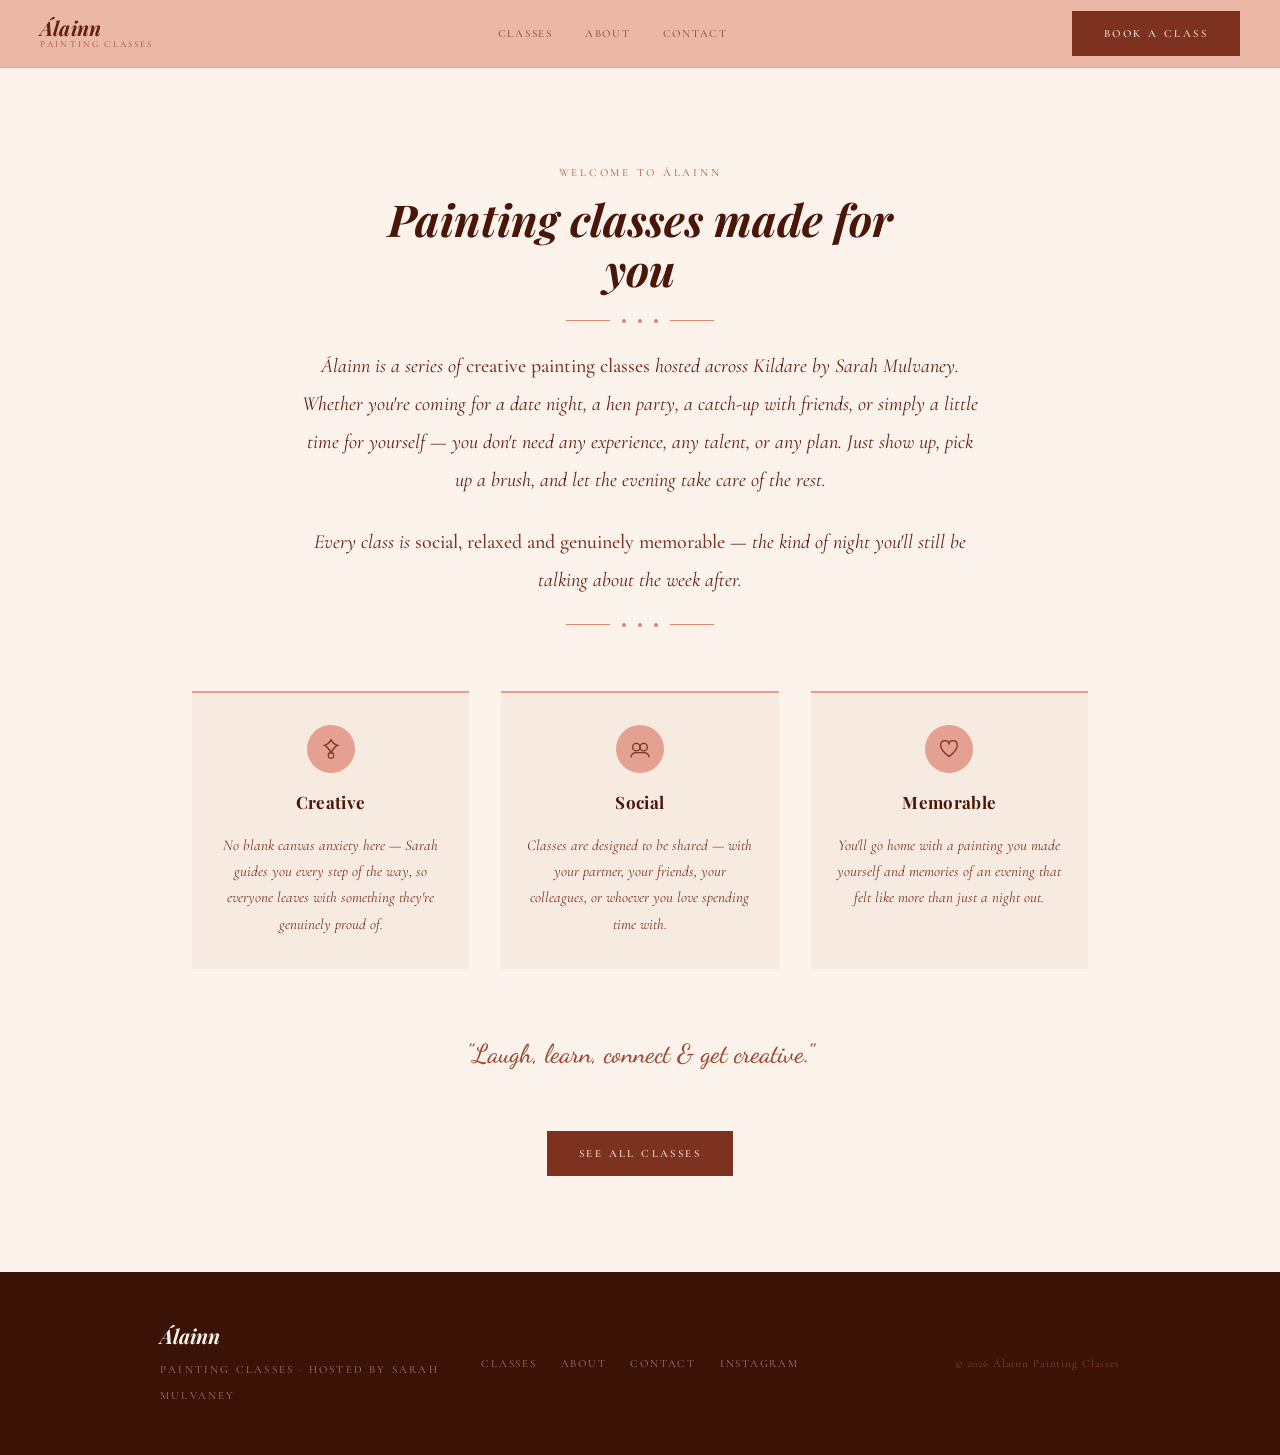
<file: intro.html>
<!DOCTYPE html>
<html lang="en-IE">
<head>
  <meta charset="UTF-8"/>
  <meta name="viewport" content="width=device-width, initial-scale=1.0"/>
  <meta name="color-scheme" content="light"/>
  <meta name="theme-color" content="#FBF2EC"/>
  <meta name="supported-color-schemes" content="light"/>
  <title>Welcome to Álainn | Painting Classes Kildare</title>
  <meta name="description" content="Discover what makes Álainn special — creative, social and genuinely memorable painting classes across Kildare, hosted by Sarah Mulvaney. No experience needed."/>
  <link rel="canonical" href="https://alainnpaintingclasses.ie/intro.html"/>
  <meta property="og:title" content="Welcome to Álainn | Painting Classes Kildare"/>
  <meta property="og:description" content="Creative, social and memorable painting classes across Kildare. No experience needed."/>
  <meta property="og:url" content="https://alainnpaintingclasses.ie/intro.html"/>
  <link rel="preconnect" href="https://fonts.googleapis.com"/>
  <link rel="preconnect" href="https://fonts.gstatic.com" crossorigin/>
  <link rel="stylesheet" href="https://fonts.googleapis.com/css2?family=Cormorant+Garamond:ital,wght@0,400;0,500;1,300;1,400;1,500&family=Playfair+Display:ital,wght@0,700;1,400;1,700&family=Dancing+Script:wght@500;600&display=swap"/>
  <link rel="stylesheet" href="styles.css"/>
</head>
<body>
  <a href="#main" class="skip-link">Skip to main content</a>

  <nav class="al-nav" aria-label="Main navigation">
    <a href="index.html" class="al-nav__logo" aria-label="Álainn Painting Classes — home">
      <span class="al-nav__logo-brand">Álainn</span>
      <span class="al-nav__logo-sub">Painting Classes</span>
    </a>
    <ul class="al-nav__links" role="list">
      <li><a href="classes.html">Classes</a></li>
      <li><a href="about.html">About</a></li>
      <li><a href="contact.html">Contact</a></li>
    </ul>
    <a href="contact.html" class="btn btn--primary">Book a class</a>
    <button class="al-nav__hamburger" aria-label="Open navigation menu" aria-expanded="false" aria-controls="mobile-nav">
      <span aria-hidden="true"></span><span aria-hidden="true"></span><span aria-hidden="true"></span>
    </button>
  </nav>
  <div class="al-nav__mobile" id="mobile-nav" aria-label="Mobile navigation">
    <a href="classes.html">Classes</a>
    <a href="about.html">About</a>
    <a href="contact.html">Contact</a>
    <a href="contact.html" class="btn btn--primary">Book a class</a>
  </div>

  <main id="main">
    <section class="section section--cream" aria-label="About Álainn">
      <div class="container">

        <div class="intro__header">
          <span class="t-eyebrow reveal">Welcome to Álainn</span>
          <h1 class="t-heading-xl reveal" style="margin-top:0.75rem;margin-bottom:1.5rem;">Painting classes made for you</h1>
          <div class="divider reveal" aria-hidden="true">
            <div class="divider__line"></div>
            <div class="divider__dot"></div><div class="divider__dot"></div><div class="divider__dot"></div>
            <div class="divider__line"></div>
          </div>
        </div>

        <div class="intro__body-wrap">
          <p class="intro__body reveal">
            Álainn is a series of <strong>creative painting classes</strong> hosted across Kildare
            by Sarah Mulvaney. Whether you're coming for a date night, a hen party, a catch-up
            with friends, or simply a little time for yourself — you don't need any experience,
            any talent, or any plan. Just show up, pick up a brush, and let the evening take
            care of the rest.
          </p>
          <p class="intro__body reveal">
            Every class is <strong>social, relaxed and genuinely memorable</strong> — the kind
            of night you'll still be talking about the week after.
          </p>

          <div class="divider reveal" aria-hidden="true" style="margin-top:0.5rem;">
            <div class="divider__line"></div>
            <div class="divider__dot"></div><div class="divider__dot"></div><div class="divider__dot"></div>
            <div class="divider__line"></div>
          </div>
        </div>

        <div class="intro__pillars" role="list">

          <article class="intro__pillar reveal" role="listitem">
            <div class="pillar__icon" aria-hidden="true">
              <svg width="24" height="24" viewBox="0 0 26 26" fill="none" aria-hidden="true">
                <path d="M13 3 Q16 8 20 9 Q16 11 13 17 Q10 11 6 9 Q10 8 13 3Z" stroke="#7D3220" stroke-width="1.5" fill="none"/>
                <circle cx="13" cy="20" r="3" stroke="#7D3220" stroke-width="1.3" fill="none"/>
              </svg>
            </div>
            <h2 class="pillar__title">Creative</h2>
            <p class="pillar__text">No blank canvas anxiety here — Sarah guides you every step of the way, so everyone leaves with something they're genuinely proud of.</p>
          </article>

          <article class="intro__pillar reveal reveal-delay-1" role="listitem">
            <div class="pillar__icon" aria-hidden="true">
              <svg width="24" height="24" viewBox="0 0 26 26" fill="none" aria-hidden="true">
                <circle cx="9" cy="11" r="4" stroke="#7D3220" stroke-width="1.4" fill="none"/>
                <circle cx="17" cy="11" r="4" stroke="#7D3220" stroke-width="1.4" fill="none"/>
                <path d="M3 22 Q4 17 9 17 Q13 17 17 17 Q22 17 23 22" stroke="#7D3220" stroke-width="1.4" fill="none"/>
              </svg>
            </div>
            <h2 class="pillar__title">Social</h2>
            <p class="pillar__text">Classes are designed to be shared — with your partner, your friends, your colleagues, or whoever you love spending time with.</p>
          </article>

          <article class="intro__pillar reveal reveal-delay-2" role="listitem">
            <div class="pillar__icon" aria-hidden="true">
              <svg width="24" height="24" viewBox="0 0 26 26" fill="none" aria-hidden="true">
                <path d="M13 21 C13 21 4 15 4 9 C4 6 6 4 9 4 C11 4 12.5 5.5 13 7 C13.5 5.5 15 4 17 4 C20 4 22 6 22 9 C22 15 13 21 13 21Z" stroke="#7D3220" stroke-width="1.4" fill="none"/>
              </svg>
            </div>
            <h2 class="pillar__title">Memorable</h2>
            <p class="pillar__text">You'll go home with a painting you made yourself and memories of an evening that felt like more than just a night out.</p>
          </article>

        </div>

        <p class="intro__quote reveal">"Laugh, learn, connect &amp; get creative."</p>

        <div style="text-align:center;margin-top:3.5rem;" class="reveal">
          <a href="classes.html" class="btn btn--primary">See all classes</a>
        </div>

      </div>
    </section>
  </main>

  <footer class="al-footer" aria-label="Site footer">
    <div class="al-footer__inner">
      <div class="al-footer__brand">
        <span class="al-footer__brand-name">Álainn</span>
        <span class="al-footer__brand-sub">Painting Classes · Hosted by Sarah Mulvaney</span>
      </div>
      <ul class="al-footer__links" role="list">
        <li><a href="classes.html">Classes</a></li>
        <li><a href="about.html">About</a></li>
        <li><a href="contact.html">Contact</a></li>
        <li><a href="https://www.instagram.com/alainn.painting.classes" target="_blank" rel="noopener noreferrer">Instagram</a></li>
      </ul>
      <p class="al-footer__copy">© 2026 Álainn Painting Classes</p>
    </div>
  </footer>

  <script src="script.js"></script>
</body>
</html>
</file>
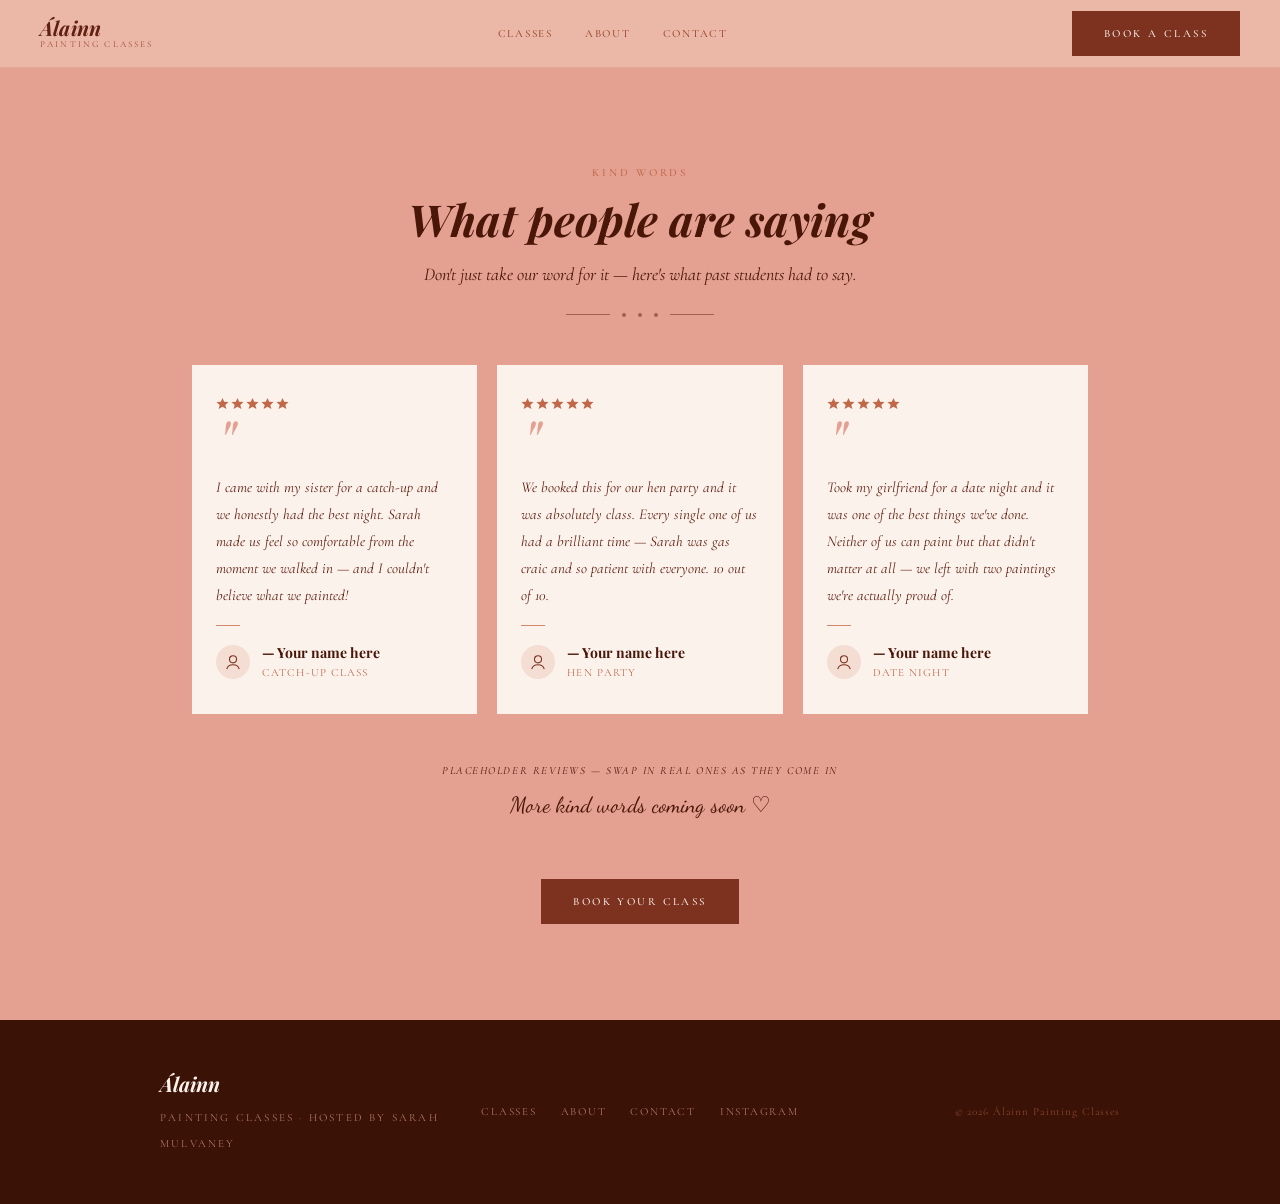
<file: testimonials.html>
<!DOCTYPE html>
<html lang="en-IE">
<head>
  <meta charset="UTF-8"/>
  <meta name="viewport" content="width=device-width, initial-scale=1.0"/>
  <meta name="color-scheme" content="light"/>
  <meta name="theme-color" content="#FBF2EC"/>
  <meta name="supported-color-schemes" content="light"/>
  <title>Reviews | Álainn Painting Classes Kildare</title>
  <meta name="description" content="What people are saying about Álainn Painting Classes with Sarah Mulvaney in Kildare — read reviews from date nights, hen parties, catch-ups and more."/>
  <link rel="canonical" href="https://alainnpaintingclasses.ie/testimonials.html"/>
  <link rel="preconnect" href="https://fonts.googleapis.com"/>
  <link rel="preconnect" href="https://fonts.gstatic.com" crossorigin/>
  <link rel="stylesheet" href="https://fonts.googleapis.com/css2?family=Cormorant+Garamond:ital,wght@0,400;0,500;1,300;1,400;1,500&family=Playfair+Display:ital,wght@0,700;1,400;1,700&family=Dancing+Script:wght@500;600&display=swap"/>
  <link rel="stylesheet" href="styles.css"/>
</head>
<body>
  <a href="#main" class="skip-link">Skip to main content</a>

  <nav class="al-nav" aria-label="Main navigation">
    <a href="index.html" class="al-nav__logo" aria-label="Álainn Painting Classes — home">
      <span class="al-nav__logo-brand">Álainn</span>
      <span class="al-nav__logo-sub">Painting Classes</span>
    </a>
    <ul class="al-nav__links" role="list">
      <li><a href="classes.html">Classes</a></li>
      <li><a href="about.html">About</a></li>
      <li><a href="contact.html">Contact</a></li>
    </ul>
    <a href="contact.html" class="btn btn--primary">Book a class</a>
    <button class="al-nav__hamburger" aria-label="Open navigation menu" aria-expanded="false" aria-controls="mobile-nav">
      <span aria-hidden="true"></span><span aria-hidden="true"></span><span aria-hidden="true"></span>
    </button>
  </nav>
  <div class="al-nav__mobile" id="mobile-nav" aria-label="Mobile navigation">
    <a href="classes.html">Classes</a><a href="about.html">About</a><a href="contact.html">Contact</a>
    <a href="contact.html" class="btn btn--primary">Book a class</a>
  </div>

  <main id="main">
    <section class="section section--blush" aria-label="Customer reviews">
      <div class="container">

        <div class="testimonials__header">
          <span class="t-eyebrow reveal">Kind words</span>
          <h1 class="t-heading-xl reveal" style="margin-top:0.75rem;margin-bottom:1rem;">What people are saying</h1>
          <p class="testimonials__sub reveal">Don't just take our word for it — here's what past students had to say.</p>
          <div class="divider divider--on-blush reveal" aria-hidden="true" style="margin-top:1.5rem;">
            <div class="divider__line"></div>
            <div class="divider__dot"></div><div class="divider__dot"></div><div class="divider__dot"></div>
            <div class="divider__line"></div>
          </div>
        </div>

        <div class="testimonials__grid" role="list">

          <article class="tm-card reveal" role="listitem" aria-label="Review from a catch-up class">
            <div class="tm-card__stars" aria-label="5 out of 5 stars" role="img">
              <svg width="13" height="13" viewBox="0 0 14 14" fill="#C06848" aria-hidden="true"><polygon points="7,1 8.8,5.2 13.5,5.5 10,8.5 11.2,13 7,10.5 2.8,13 4,8.5 0.5,5.5 5.2,5.2"/></svg>
              <svg width="13" height="13" viewBox="0 0 14 14" fill="#C06848" aria-hidden="true"><polygon points="7,1 8.8,5.2 13.5,5.5 10,8.5 11.2,13 7,10.5 2.8,13 4,8.5 0.5,5.5 5.2,5.2"/></svg>
              <svg width="13" height="13" viewBox="0 0 14 14" fill="#C06848" aria-hidden="true"><polygon points="7,1 8.8,5.2 13.5,5.5 10,8.5 11.2,13 7,10.5 2.8,13 4,8.5 0.5,5.5 5.2,5.2"/></svg>
              <svg width="13" height="13" viewBox="0 0 14 14" fill="#C06848" aria-hidden="true"><polygon points="7,1 8.8,5.2 13.5,5.5 10,8.5 11.2,13 7,10.5 2.8,13 4,8.5 0.5,5.5 5.2,5.2"/></svg>
              <svg width="13" height="13" viewBox="0 0 14 14" fill="#C06848" aria-hidden="true"><polygon points="7,1 8.8,5.2 13.5,5.5 10,8.5 11.2,13 7,10.5 2.8,13 4,8.5 0.5,5.5 5.2,5.2"/></svg>
            </div>
            <span class="tm-card__quote-mark" aria-hidden="true">"</span>
            <blockquote class="tm-card__quote">I came with my sister for a catch-up and we honestly had the best night. Sarah made us feel so comfortable from the moment we walked in — and I couldn't believe what we painted!</blockquote>
            <div class="tm-card__rule" aria-hidden="true"></div>
            <div class="tm-card__author">
              <div class="tm-card__avatar" aria-hidden="true">
                <svg width="16" height="16" viewBox="0 0 18 18" fill="none"><circle cx="9" cy="6" r="4" stroke="#7D3220" stroke-width="1.2"/><path d="M2 17 Q3 12 9 12 Q15 12 16 17" stroke="#7D3220" stroke-width="1.2" fill="none"/></svg>
              </div>
              <div>
                <span class="tm-card__name">— Your name here</span>
                <span class="tm-card__detail">Catch-up class</span>
              </div>
            </div>
          </article>

          <article class="tm-card reveal reveal-delay-1" role="listitem" aria-label="Review from a hen party">
            <div class="tm-card__stars" aria-label="5 out of 5 stars" role="img">
              <svg width="13" height="13" viewBox="0 0 14 14" fill="#C06848" aria-hidden="true"><polygon points="7,1 8.8,5.2 13.5,5.5 10,8.5 11.2,13 7,10.5 2.8,13 4,8.5 0.5,5.5 5.2,5.2"/></svg>
              <svg width="13" height="13" viewBox="0 0 14 14" fill="#C06848" aria-hidden="true"><polygon points="7,1 8.8,5.2 13.5,5.5 10,8.5 11.2,13 7,10.5 2.8,13 4,8.5 0.5,5.5 5.2,5.2"/></svg>
              <svg width="13" height="13" viewBox="0 0 14 14" fill="#C06848" aria-hidden="true"><polygon points="7,1 8.8,5.2 13.5,5.5 10,8.5 11.2,13 7,10.5 2.8,13 4,8.5 0.5,5.5 5.2,5.2"/></svg>
              <svg width="13" height="13" viewBox="0 0 14 14" fill="#C06848" aria-hidden="true"><polygon points="7,1 8.8,5.2 13.5,5.5 10,8.5 11.2,13 7,10.5 2.8,13 4,8.5 0.5,5.5 5.2,5.2"/></svg>
              <svg width="13" height="13" viewBox="0 0 14 14" fill="#C06848" aria-hidden="true"><polygon points="7,1 8.8,5.2 13.5,5.5 10,8.5 11.2,13 7,10.5 2.8,13 4,8.5 0.5,5.5 5.2,5.2"/></svg>
            </div>
            <span class="tm-card__quote-mark" aria-hidden="true">"</span>
            <blockquote class="tm-card__quote">We booked this for our hen party and it was absolutely class. Every single one of us had a brilliant time — Sarah was gas craic and so patient with everyone. 10 out of 10.</blockquote>
            <div class="tm-card__rule" aria-hidden="true"></div>
            <div class="tm-card__author">
              <div class="tm-card__avatar" aria-hidden="true">
                <svg width="16" height="16" viewBox="0 0 18 18" fill="none"><circle cx="9" cy="6" r="4" stroke="#7D3220" stroke-width="1.2"/><path d="M2 17 Q3 12 9 12 Q15 12 16 17" stroke="#7D3220" stroke-width="1.2" fill="none"/></svg>
              </div>
              <div>
                <span class="tm-card__name">— Your name here</span>
                <span class="tm-card__detail">Hen party</span>
              </div>
            </div>
          </article>

          <article class="tm-card reveal reveal-delay-2" role="listitem" aria-label="Review from a date night">
            <div class="tm-card__stars" aria-label="5 out of 5 stars" role="img">
              <svg width="13" height="13" viewBox="0 0 14 14" fill="#C06848" aria-hidden="true"><polygon points="7,1 8.8,5.2 13.5,5.5 10,8.5 11.2,13 7,10.5 2.8,13 4,8.5 0.5,5.5 5.2,5.2"/></svg>
              <svg width="13" height="13" viewBox="0 0 14 14" fill="#C06848" aria-hidden="true"><polygon points="7,1 8.8,5.2 13.5,5.5 10,8.5 11.2,13 7,10.5 2.8,13 4,8.5 0.5,5.5 5.2,5.2"/></svg>
              <svg width="13" height="13" viewBox="0 0 14 14" fill="#C06848" aria-hidden="true"><polygon points="7,1 8.8,5.2 13.5,5.5 10,8.5 11.2,13 7,10.5 2.8,13 4,8.5 0.5,5.5 5.2,5.2"/></svg>
              <svg width="13" height="13" viewBox="0 0 14 14" fill="#C06848" aria-hidden="true"><polygon points="7,1 8.8,5.2 13.5,5.5 10,8.5 11.2,13 7,10.5 2.8,13 4,8.5 0.5,5.5 5.2,5.2"/></svg>
              <svg width="13" height="13" viewBox="0 0 14 14" fill="#C06848" aria-hidden="true"><polygon points="7,1 8.8,5.2 13.5,5.5 10,8.5 11.2,13 7,10.5 2.8,13 4,8.5 0.5,5.5 5.2,5.2"/></svg>
            </div>
            <span class="tm-card__quote-mark" aria-hidden="true">"</span>
            <blockquote class="tm-card__quote">Took my girlfriend for a date night and it was one of the best things we've done. Neither of us can paint but that didn't matter at all — we left with two paintings we're actually proud of.</blockquote>
            <div class="tm-card__rule" aria-hidden="true"></div>
            <div class="tm-card__author">
              <div class="tm-card__avatar" aria-hidden="true">
                <svg width="16" height="16" viewBox="0 0 18 18" fill="none"><circle cx="9" cy="6" r="4" stroke="#7D3220" stroke-width="1.2"/><path d="M2 17 Q3 12 9 12 Q15 12 16 17" stroke="#7D3220" stroke-width="1.2" fill="none"/></svg>
              </div>
              <div>
                <span class="tm-card__name">— Your name here</span>
                <span class="tm-card__detail">Date night</span>
              </div>
            </div>
          </article>

        </div>

        <p class="testimonials__note reveal" aria-label="Note: placeholder reviews">Placeholder reviews — swap in real ones as they come in</p>
        <span class="testimonials__sign-off reveal">More kind words coming soon ♡</span>

        <div style="text-align:center;margin-top:3.5rem;" class="reveal">
          <a href="contact.html" class="btn btn--primary">Book your class</a>
        </div>

      </div>
    </section>
  </main>

  <footer class="al-footer" aria-label="Site footer">
    <div class="al-footer__inner">
      <div class="al-footer__brand">
        <span class="al-footer__brand-name">Álainn</span>
        <span class="al-footer__brand-sub">Painting Classes · Hosted by Sarah Mulvaney</span>
      </div>
      <ul class="al-footer__links" role="list">
        <li><a href="classes.html">Classes</a></li><li><a href="about.html">About</a></li>
        <li><a href="contact.html">Contact</a></li>
        <li><a href="https://www.instagram.com/alainn.painting.classes" target="_blank" rel="noopener noreferrer">Instagram</a></li>
      </ul>
      <p class="al-footer__copy">© 2026 Álainn Painting Classes</p>
    </div>
  </footer>
  <script src="script.js"></script>
</body>
</html>
</file>
<file: styles.css>
/* ============================================
   ÁLAINN PAINTING CLASSES
   styles.css — Production v2
   Premium, accessible, performant
   ============================================ */

/* ── Font loading: preconnect handled in HTML
      font-display: swap set via @font-face    ── */
@import url('https://fonts.googleapis.com/css2?family=Cormorant+Garamond:ital,wght@0,400;0,500;1,300;1,400;1,500&family=Playfair+Display:ital,wght@0,700;1,400;1,700&family=Dancing+Script:wght@500;600&display=swap');

/* ─────────────────────────────────────────────
   FORCE LIGHT MODE — permanent, on every device
   ───────────────────────────────────────────────
   Windows/macOS/iOS dark mode must never affect
   this site. We lock it three ways:

   1. color-scheme: light  — tells the browser's
      rendering engine this document is light-only.
      "only" keyword explicitly opts out of auto
      dark adaptation.

   2. Hardcoded hex on html + body — bypasses any
      UA stylesheet dark-mode injection that runs
      before CSS custom properties resolve.

   3. forced-color-adjust: none — prevents Windows
      High Contrast / Forced Colours mode from
      repainting our palette.
   ───────────────────────────────────────────── */

:root,
html {
  color-scheme: light only;
}

html {
  background-color: #FBF2EC; /* --cream */
  color: #4A1608;            /* --terra-rich */
  forced-color-adjust: none;
  -ms-high-contrast: none;
}

body {
  background-color: #FBF2EC; /* --cream */
  color: #4A1608;            /* --terra-rich */
  forced-color-adjust: none;
}

/* ─────────────────────────────────────────────
   DESIGN TOKENS
   ───────────────────────────────────────────── */
:root {
  /* Palette */
  --blush:           #E4A090;
  --blush-light:     #EBB8A8;
  --blush-pale:      #F4DDD3;
  --blush-xpale:     #FAF0EB;
  --cream:           #FBF2EC;
  --cream-warm:      #F7EAE0;

  --terra:           #9B4A30;
  --terra-dark:      #7D3220;
  --terra-deep:      #612010;
  --terra-rich:      #4A1608;
  --terra-mid:       #C06848;
  --terra-light:     #D4876A;

  --gold:            #B8824A;
  --gold-light:      #D4A870;

  --footer-bg:       #3A1206;
  --footer-mid:      #5A1E0A;

  /* Typography */
  --font-serif:      'Cormorant Garamond', 'Georgia', serif;
  --font-display:    'Playfair Display', 'Georgia', serif;
  --font-script:     'Dancing Script', cursive;

  /* Type scale — fluid */
  --text-xs:         0.6875rem;   /* 11px */
  --text-sm:         0.8125rem;   /* 13px */
  --text-base:       1rem;        /* 16px */
  --text-md:         1.125rem;    /* 18px */
  --text-lg:         1.25rem;     /* 20px */

  /* Spacing scale */
  --space-1:   0.25rem;
  --space-2:   0.5rem;
  --space-3:   0.75rem;
  --space-4:   1rem;
  --space-5:   1.25rem;
  --space-6:   1.5rem;
  --space-8:   2rem;
  --space-10:  2.5rem;
  --space-12:  3rem;
  --space-16:  4rem;
  --space-20:  5rem;
  --space-24:  6rem;

  /* Shadows */
  --shadow-sm:  0 1px 4px rgba(74,22,8,0.06);
  --shadow-md:  0 4px 16px rgba(74,22,8,0.09);
  --shadow-lg:  0 8px 32px rgba(74,22,8,0.12);
  --shadow-xl:  0 16px 48px rgba(74,22,8,0.15);

  /* Transitions */
  --ease:        cubic-bezier(0.25, 0.46, 0.45, 0.94);
  --ease-out:    cubic-bezier(0.0, 0.0, 0.2, 1);
  --dur-fast:    150ms;
  --dur-base:    220ms;
  --dur-slow:    400ms;

  /* Layout */
  --max-w:       960px;
  --max-w-text:  680px;
  --max-w-narrow: 560px;
  --border-r:    0px;  /* Sharp edges — intentional premium choice */
}

/* ─────────────────────────────────────────────
   RESET
   ───────────────────────────────────────────── */
*, *::before, *::after {
  box-sizing: border-box;
  margin: 0;
  padding: 0;
}

html {
  scroll-behavior: smooth;
  text-size-adjust: 100%;
  -webkit-text-size-adjust: 100%;
}

body {
  font-family: var(--font-serif);
  font-size: var(--text-base);
  line-height: 1.6;
  -webkit-font-smoothing: antialiased;
  -moz-osx-font-smoothing: grayscale;
  text-rendering: optimizeLegibility;
}

img, svg { display: block; max-width: 100%; }
a { color: inherit; }
ul { list-style: none; }
button { font-family: inherit; }

/* ─────────────────────────────────────────────
   ACCESSIBILITY
   ───────────────────────────────────────────── */

/* Skip to content */
.skip-link {
  position: absolute;
  top: -100%;
  left: var(--space-4);
  z-index: 9999;
  background: var(--terra-dark);
  color: var(--cream);
  padding: var(--space-3) var(--space-6);
  font-size: var(--text-sm);
  letter-spacing: 0.1em;
  text-decoration: none;
  text-transform: uppercase;
  transition: top var(--dur-fast);
}
.skip-link:focus { top: var(--space-4); }

/* Focus visible — never remove, just style it beautifully */
:focus-visible {
  outline: 2px solid var(--terra);
  outline-offset: 3px;
  border-radius: 2px;
}
:focus:not(:focus-visible) { outline: none; }

/* Visually hidden (for screen readers) */
.sr-only {
  position: absolute;
  width: 1px;
  height: 1px;
  padding: 0;
  margin: -1px;
  overflow: hidden;
  clip: rect(0,0,0,0);
  white-space: nowrap;
  border: 0;
}

/* ─────────────────────────────────────────────
   TYPOGRAPHY
   ───────────────────────────────────────────── */

/* Display headings */
.t-display {
  font-family: var(--font-display);
  font-size: clamp(2.25rem, 6vw, 3.75rem);
  font-weight: 700;
  font-style: italic;
  color: var(--terra-rich);
  line-height: 1.08;
  letter-spacing: -0.01em;
}

.t-heading-xl {
  font-family: var(--font-display);
  font-size: clamp(1.875rem, 4.5vw, 2.75rem);
  font-weight: 700;
  font-style: italic;
  color: var(--terra-rich);
  line-height: 1.15;
}

.t-heading-lg {
  font-family: var(--font-display);
  font-size: clamp(1.625rem, 3.5vw, 2.25rem);
  font-weight: 700;
  font-style: italic;
  color: var(--terra-rich);
  line-height: 1.2;
}

.t-heading-md {
  font-family: var(--font-display);
  font-size: clamp(1.125rem, 2vw, 1.375rem);
  font-weight: 700;
  color: var(--terra-rich);
  line-height: 1.3;
}

/* Eyebrow labels */
.t-eyebrow {
  font-family: var(--font-serif);
  font-size: var(--text-xs);
  font-weight: 500;
  letter-spacing: 0.25em;
  text-transform: uppercase;
  color: var(--terra-mid);
  display: block;
}

/* Script accent */
.t-script {
  font-family: var(--font-script);
  font-size: clamp(1.375rem, 2.5vw, 1.75rem);
  font-weight: 500;
  color: var(--terra-dark);
  display: block;
  line-height: 1.4;
}

/* Body copy — two modes */
.t-body {
  font-family: var(--font-serif);
  font-size: clamp(1.0625rem, 1.8vw, 1.1875rem);
  font-weight: 400;          /* Normal weight — more readable than 300 */
  font-style: italic;
  color: var(--terra-deep);
  line-height: 1.9;
}

.t-body strong {
  font-weight: 500;
  font-style: normal;
  color: var(--terra-dark);
}

/* Small utility */
.t-small {
  font-size: var(--text-xs);
  letter-spacing: 0.12em;
  color: var(--terra-mid);
}

/* ─────────────────────────────────────────────
   LAYOUT
   ───────────────────────────────────────────── */
.container {
  width: 100%;
  max-width: var(--max-w);
  margin-inline: auto;
  padding-inline: var(--space-8);
}

.container--narrow {
  max-width: var(--max-w-text);
}

/* Section rhythm — alternating backgrounds */
.section {
  padding-block: var(--space-24);
}

.section--blush  { background-color: var(--blush); }
.section--cream  { background-color: var(--cream); }
.section--warm   { background-color: var(--cream-warm); }

/* ─────────────────────────────────────────────
   DIVIDER
   ───────────────────────────────────────────── */
.divider {
  display: flex;
  align-items: center;
  justify-content: center;
  gap: var(--space-3);
}

.divider__line {
  width: 44px;
  height: 1px;
  background-color: var(--terra-light);
}

.divider__dot {
  width: 4px;
  height: 4px;
  border-radius: 50%;
  background-color: var(--terra-light);
}

.divider--on-blush .divider__line,
.divider--on-blush .divider__dot {
  background-color: var(--terra-deep);
  opacity: 0.5;
}

/* ─────────────────────────────────────────────
   BUTTONS
   ───────────────────────────────────────────── */
.btn {
  display: inline-flex;
  align-items: center;
  justify-content: center;
  font-family: var(--font-serif);
  font-size: var(--text-xs);
  font-weight: 500;
  letter-spacing: 0.22em;
  text-transform: uppercase;
  text-decoration: none;
  border: none;
  cursor: pointer;
  padding: 0.875rem 2rem;
  transition:
    background-color var(--dur-base) var(--ease),
    color var(--dur-base) var(--ease),
    box-shadow var(--dur-base) var(--ease);
  position: relative;
  white-space: nowrap;
  min-height: 44px; /* Accessible touch target */
}

.btn--primary {
  background-color: var(--terra-dark);
  color: var(--cream);
}
.btn--primary:hover {
  background-color: var(--terra-rich);
  box-shadow: var(--shadow-md);
}

.btn--secondary {
  background-color: transparent;
  color: var(--terra-deep);
  border: 1px solid var(--terra);
}
.btn--secondary:hover {
  background-color: var(--terra-dark);
  color: var(--cream);
  border-color: var(--terra-dark);
}

.btn--ghost {
  background-color: transparent;
  color: var(--cream);
  border: 1px solid rgba(251,242,236,0.5);
}
.btn--ghost:hover {
  background-color: rgba(251,242,236,0.12);
}

/* ─────────────────────────────────────────────
   NAVIGATION
   ───────────────────────────────────────────── */
.al-nav {
  position: sticky;
  top: 0;
  z-index: 200;
  display: flex;
  align-items: center;
  justify-content: space-between;
  padding: 0 var(--space-10);
  height: 68px;
  background-color: var(--blush-light);
  border-bottom: 1px solid rgba(155,74,48,0.15);
  backdrop-filter: blur(12px);
  -webkit-backdrop-filter: blur(12px);
  transition: box-shadow var(--dur-base) var(--ease);
}

.al-nav.scrolled {
  box-shadow: 0 2px 20px rgba(74,22,8,0.08);
}

/* Logo */
.al-nav__logo {
  display: flex;
  flex-direction: column;
  line-height: 1;
  text-decoration: none;
  gap: 2px;
}

.al-nav__logo-brand {
  font-family: var(--font-display);
  font-size: 1.25rem;
  font-weight: 700;
  font-style: italic;
  color: var(--terra-deep);
  letter-spacing: 0.01em;
}

.al-nav__logo-sub {
  font-size: 0.5625rem;
  letter-spacing: 0.24em;
  text-transform: uppercase;
  color: var(--terra);
}

/* Links */
.al-nav__links {
  display: flex;
  align-items: center;
  gap: var(--space-8);
}

.al-nav__links a {
  font-family: var(--font-serif);
  font-size: var(--text-xs);
  font-weight: 500;
  letter-spacing: 0.16em;
  text-transform: uppercase;
  color: var(--terra);
  text-decoration: none;
  position: relative;
  padding-block: var(--space-2);
  transition: color var(--dur-base) var(--ease);
  min-height: 44px;
  display: flex;
  align-items: center;
}

/* Underline indicator */
.al-nav__links a::after {
  content: '';
  position: absolute;
  bottom: 0;
  left: 0;
  width: 0;
  height: 1px;
  background-color: var(--terra-dark);
  transition: width var(--dur-base) var(--ease);
}

.al-nav__links a:hover,
.al-nav__links a[aria-current="page"] {
  color: var(--terra-rich);
}

.al-nav__links a[aria-current="page"]::after,
.al-nav__links a:hover::after {
  width: 100%;
}

/* Hamburger */
.al-nav__hamburger {
  display: none;
  flex-direction: column;
  justify-content: center;
  gap: 5px;
  cursor: pointer;
  background: none;
  border: none;
  padding: var(--space-2);
  min-width: 44px;
  min-height: 44px;
  align-items: center;
}

.al-nav__hamburger span {
  display: block;
  width: 22px;
  height: 1.5px;
  background-color: var(--terra-dark);
  transition: transform var(--dur-slow) var(--ease), opacity var(--dur-base) var(--ease);
  transform-origin: center;
}

.al-nav__hamburger[aria-expanded="true"] span:nth-child(1) {
  transform: translateY(6.5px) rotate(45deg);
}
.al-nav__hamburger[aria-expanded="true"] span:nth-child(2) {
  opacity: 0;
  transform: scaleX(0);
}
.al-nav__hamburger[aria-expanded="true"] span:nth-child(3) {
  transform: translateY(-6.5px) rotate(-45deg);
}

/* Mobile nav panel */
.al-nav__mobile {
  position: fixed;
  top: 68px;
  left: 0;
  right: 0;
  background-color: var(--blush-light);
  border-bottom: 1px solid rgba(155,74,48,0.15);
  padding: var(--space-6) var(--space-8) var(--space-8);
  display: flex;
  flex-direction: column;
  gap: var(--space-1);
  z-index: 199;
  transform: translateY(-110%);
  opacity: 0;
  transition:
    transform var(--dur-slow) var(--ease-out),
    opacity var(--dur-base) var(--ease);
  pointer-events: none;
}

.al-nav__mobile.open {
  transform: translateY(0);
  opacity: 1;
  pointer-events: all;
}

.al-nav__mobile a {
  font-family: var(--font-serif);
  font-size: var(--text-md);
  font-weight: 400;
  letter-spacing: 0.06em;
  color: var(--terra-deep);
  text-decoration: none;
  padding: var(--space-3) 0;
  border-bottom: 1px solid rgba(155,74,48,0.1);
  transition: color var(--dur-base) var(--ease);
}

.al-nav__mobile a:last-child { border-bottom: none; }
.al-nav__mobile a:hover { color: var(--terra-rich); }

.al-nav__mobile .btn {
  margin-top: var(--space-4);
  text-align: center;
  width: 100%;
}

/* ─────────────────────────────────────────────
   FOOTER
   ───────────────────────────────────────────── */
.al-footer {
  background-color: var(--footer-bg);
  padding: var(--space-12) var(--space-10);
}

.al-footer__inner {
  display: grid;
  grid-template-columns: 1fr auto 1fr;
  align-items: center;
  gap: var(--space-8);
  max-width: var(--max-w);
  margin-inline: auto;
}

.al-footer__brand-name {
  font-family: var(--font-display);
  font-size: 1.25rem;
  font-style: italic;
  font-weight: 700;
  color: var(--cream);
  display: block;
  margin-bottom: var(--space-1);
}

.al-footer__brand-sub {
  font-size: var(--text-xs);
  letter-spacing: 0.2em;
  text-transform: uppercase;
  color: var(--blush);
  opacity: 0.7;
}

.al-footer__links {
  display: flex;
  gap: var(--space-6);
  justify-content: center;
}

.al-footer__links a {
  font-size: var(--text-xs);
  letter-spacing: 0.16em;
  text-transform: uppercase;
  color: var(--blush);
  opacity: 0.7;
  text-decoration: none;
  transition: opacity var(--dur-base) var(--ease);
  min-height: 44px;
  display: flex;
  align-items: center;
}

.al-footer__links a:hover { opacity: 1; }

.al-footer__copy {
  font-size: var(--text-xs);
  color: var(--terra-mid);
  opacity: 0.6;
  text-align: right;
  letter-spacing: 0.08em;
}

/* ─────────────────────────────────────────────
   HERO
   ───────────────────────────────────────────── */
.hero {
  position: relative;
  min-height: calc(100svh - 68px);
  background-color: var(--blush);
  display: flex;
  flex-direction: column;
  align-items: center;
  justify-content: center;
  text-align: center;
  padding: var(--space-16) var(--space-8) var(--space-12);
  overflow: hidden;
}

/* Decorative elements */
.hero__deco {
  position: absolute;
  pointer-events: none;
  user-select: none;
  aria-hidden: true;
}

.hero__gold-blob {
  position: absolute;
  pointer-events: none;
  border-radius: 50%;
  background: var(--gold);
  filter: blur(1px);
}

/* Content stack */
.hero__content {
  position: relative;
  z-index: 2;
  display: flex;
  flex-direction: column;
  align-items: center;
  gap: 0;
  max-width: 640px;
}

.hero__eyebrow {
  font-family: var(--font-serif);
  font-size: var(--text-xs);
  font-weight: 500;
  letter-spacing: 0.28em;
  text-transform: uppercase;
  color: var(--terra-rich);
  opacity: 0.75;
  margin-bottom: var(--space-6);
}

.hero__script {
  font-family: var(--font-script);
  font-size: clamp(1.5rem, 3.5vw, 2rem);
  font-weight: 500;
  color: var(--terra-dark);
  line-height: 1.3;
  margin-bottom: var(--space-2);
}

.hero__title-italic {
  font-family: var(--font-display);
  font-size: clamp(2.5rem, 7.5vw, 4rem);
  font-weight: 700;
  font-style: italic;
  color: var(--terra-rich);
  line-height: 1.0;
  margin-bottom: var(--space-1);
}

.hero__title-plain {
  font-family: var(--font-display);
  font-size: clamp(2.125rem, 6.5vw, 3.5rem);
  font-weight: 700;
  font-style: normal;
  color: var(--terra-rich);
  line-height: 1.05;
  letter-spacing: 0.03em;
  margin-bottom: var(--space-8);
}

.hero__divider {
  margin-bottom: var(--space-6);
}

.hero__sub {
  font-family: var(--font-serif);
  font-size: clamp(1rem, 2vw, 1.125rem);
  font-weight: 400;
  font-style: italic;
  color: var(--terra-deep);
  line-height: 1.85;
  max-width: 480px;
  margin-bottom: var(--space-5);
}

.hero__tagline {
  font-size: var(--text-xs);
  letter-spacing: 0.22em;
  text-transform: uppercase;
  color: var(--terra-rich);
  opacity: 0.65;
  margin-bottom: var(--space-10);
}

.hero__buttons {
  display: flex;
  gap: var(--space-4);
  flex-wrap: wrap;
  justify-content: center;
}

/* Occasion strip */
.occasion-strip {
  background-color: var(--terra-mid);
  padding: var(--space-4) var(--space-8);
  display: flex;
  justify-content: center;
  align-items: center;
  gap: var(--space-6);
  flex-wrap: wrap;
  row-gap: var(--space-3);
}

.occasion-strip__item {
  display: flex;
  align-items: center;
  gap: var(--space-2);
  font-family: var(--font-serif);
  font-size: var(--text-xs);
  font-weight: 500;
  letter-spacing: 0.16em;
  text-transform: uppercase;
  color: var(--cream);
  opacity: 0.9;
}

.occasion-strip__dot {
  width: 3px;
  height: 3px;
  border-radius: 50%;
  background-color: currentColor;
  opacity: 0.5;
  flex-shrink: 0;
}

/* ─────────────────────────────────────────────
   INTRO SECTION
   ───────────────────────────────────────────── */
.intro__header {
  text-align: center;
  max-width: var(--max-w-narrow);
  margin-inline: auto;
  margin-bottom: var(--space-6);
}

.intro__body-wrap {
  max-width: var(--max-w-text);
  margin-inline: auto;
  text-align: center;
}

.intro__body {
  font-family: var(--font-serif);
  font-size: clamp(1.0625rem, 1.8vw, 1.25rem);
  font-weight: 400;
  font-style: italic;
  color: var(--terra-deep);
  line-height: 1.9;
  margin-bottom: var(--space-6);
}

.intro__body strong {
  font-weight: 500;
  font-style: normal;
  color: var(--terra-dark);
}

/* Pillars */
.intro__pillars {
  display: grid;
  grid-template-columns: repeat(3, 1fr);
  gap: var(--space-8);
  margin-top: var(--space-16);
  max-width: var(--max-w);
  margin-inline: auto;
}

.intro__pillar {
  display: flex;
  flex-direction: column;
  align-items: center;
  text-align: center;
  gap: var(--space-4);
  padding: var(--space-8) var(--space-6);
  background-color: var(--cream-warm);
  border-top: 2px solid var(--blush);
  transition: border-color var(--dur-base) var(--ease), box-shadow var(--dur-base) var(--ease);
}

.intro__pillar:hover {
  border-color: var(--terra-light);
  box-shadow: var(--shadow-md);
}

.pillar__icon {
  width: 48px;
  height: 48px;
  border-radius: 50%;
  background-color: var(--blush);
  display: flex;
  align-items: center;
  justify-content: center;
  flex-shrink: 0;
}

.pillar__title {
  font-family: var(--font-display);
  font-size: 1.0625rem;
  font-weight: 700;
  color: var(--terra-rich);
  letter-spacing: 0.02em;
}

.pillar__text {
  font-family: var(--font-serif);
  font-size: 0.9375rem;
  font-weight: 400;
  font-style: italic;
  color: var(--terra-dark);
  line-height: 1.75;
}

.intro__quote {
  font-family: var(--font-script);
  font-size: clamp(1.25rem, 2.5vw, 1.625rem);
  font-weight: 500;
  color: var(--terra);
  margin-top: var(--space-16);
  opacity: 0.8;
  text-align: center;
}

/* ─────────────────────────────────────────────
   CLASSES SECTION
   ───────────────────────────────────────────── */
.classes__header {
  text-align: center;
  max-width: var(--max-w-narrow);
  margin-inline: auto;
  margin-bottom: var(--space-6);
}

.classes__sub {
  font-family: var(--font-serif);
  font-size: clamp(1rem, 1.8vw, 1.125rem);
  font-weight: 400;
  font-style: italic;
  color: var(--terra-rich);
  opacity: 0.8;
  line-height: 1.75;
  max-width: var(--max-w-narrow);
  margin-inline: auto;
  text-align: center;
}

.classes__grid {
  display: grid;
  grid-template-columns: repeat(3, 1fr);
  gap: var(--space-5);
  max-width: var(--max-w);
  margin-inline: auto;
  margin-top: var(--space-12);
}

.classes__grid-row2 {
  display: grid;
  grid-template-columns: repeat(2, 1fr);
  gap: var(--space-5);
  max-width: calc((var(--max-w) * 2 / 3) + var(--space-5));
  margin-inline: auto;
  margin-top: var(--space-5);
}

/* Card */
.class-card {
  background-color: var(--cream);
  padding: var(--space-8) var(--space-6) var(--space-8);
  display: flex;
  flex-direction: column;
  align-items: center;
  text-align: center;
  gap: var(--space-3);
  position: relative;
  overflow: hidden;
  transition:
    transform var(--dur-base) var(--ease),
    box-shadow var(--dur-base) var(--ease);
  border-bottom: 2px solid transparent;
}

.class-card::before {
  content: '';
  position: absolute;
  top: 0; left: 0; right: 0;
  height: 2px;
  background: linear-gradient(90deg, var(--terra-light), var(--terra-dark));
  transition: height var(--dur-slow) var(--ease);
}

.class-card:hover {
  transform: translateY(-4px);
  box-shadow: var(--shadow-lg);
}

.class-card:hover::before { height: 3px; }

.class-card__icon {
  width: 44px;
  height: 44px;
  border-radius: 50%;
  background-color: var(--blush-pale);
  display: flex;
  align-items: center;
  justify-content: center;
  flex-shrink: 0;
  margin-bottom: var(--space-1);
}

.class-card__script {
  font-family: var(--font-script);
  font-size: 0.875rem;
  font-weight: 500;
  color: var(--terra-mid);
  line-height: 1;
}

.class-card__title {
  font-family: var(--font-display);
  font-size: 1.0625rem;
  font-weight: 700;
  color: var(--terra-rich);
  letter-spacing: 0.01em;
}

.class-card__text {
  font-family: var(--font-serif);
  font-size: 0.9375rem;
  font-weight: 400;
  font-style: italic;
  color: var(--terra-deep);
  line-height: 1.75;
}

.classes__cta {
  margin-top: var(--space-16);
  text-align: center;
  display: flex;
  flex-direction: column;
  align-items: center;
  gap: var(--space-5);
}

.classes__cta-note {
  font-family: var(--font-script);
  font-size: clamp(1.125rem, 2vw, 1.375rem);
  color: var(--terra-rich);
  opacity: 0.85;
}

/* ─────────────────────────────────────────────
   ABOUT SECTION
   ───────────────────────────────────────────── */
.about__inner {
  display: grid;
  grid-template-columns: 5fr 7fr;
  gap: var(--space-20);
  align-items: center;
  max-width: var(--max-w);
  margin-inline: auto;
}

/* Portrait */
.about__portrait-wrap {
  display: flex;
  flex-direction: column;
  align-items: center;
  gap: var(--space-5);
  position: relative;
}

.about__portrait {
  width: 100%;
  max-width: 300px;
  aspect-ratio: 3/4;
  background-color: var(--blush);
  position: relative;
  overflow: hidden;
  display: flex;
  align-items: center;
  justify-content: center;
  box-shadow: var(--shadow-lg);
}

/* Corner bracket details */
.about__portrait::before,
.about__portrait::after {
  content: '';
  position: absolute;
  width: 24px;
  height: 24px;
}
.about__portrait::before {
  top: 12px; left: 12px;
  border-top: 1px solid var(--terra);
  border-left: 1px solid var(--terra);
}
.about__portrait::after {
  bottom: 12px; right: 12px;
  border-bottom: 1px solid var(--terra);
  border-right: 1px solid var(--terra);
}

.about__portrait-placeholder {
  display: flex;
  flex-direction: column;
  align-items: center;
  gap: var(--space-3);
  opacity: 0.4;
}

.about__portrait-label {
  font-size: var(--text-xs);
  letter-spacing: 0.2em;
  text-transform: uppercase;
  color: var(--terra-rich);
  font-weight: 500;
}

/* Credential badge */
.about__badge {
  position: absolute;
  bottom: 48px;
  right: -14px;
  background-color: var(--terra);
  color: var(--cream);
  padding: var(--space-4) var(--space-4);
  text-align: center;
  min-width: 90px;
  box-shadow: var(--shadow-md);
}

.about__badge-num {
  font-family: var(--font-display);
  font-size: 1.375rem;
  font-weight: 700;
  display: block;
  line-height: 1;
  letter-spacing: 0.02em;
}

.about__badge-label {
  font-size: 0.5rem;
  letter-spacing: 0.16em;
  text-transform: uppercase;
  display: block;
  margin-top: var(--space-1);
  opacity: 0.85;
  font-weight: 500;
}

.about__caption {
  font-family: var(--font-script);
  font-size: 1.25rem;
  color: var(--terra);
  font-weight: 500;
}

/* Content */
.about__content {
  display: flex;
  flex-direction: column;
}

.about__heading {
  font-family: var(--font-display);
  font-size: clamp(1.75rem, 4vw, 2.5rem);
  font-weight: 700;
  color: var(--terra-rich);
  margin-top: var(--space-3);
  margin-bottom: var(--space-6);
  line-height: 1.15;
}

.about__rule {
  width: 40px;
  height: 1px;
  background-color: var(--terra-light);
  margin-bottom: var(--space-6);
}

.about__body {
  font-family: var(--font-serif);
  font-size: clamp(1rem, 1.8vw, 1.125rem);
  font-weight: 400;
  font-style: italic;
  color: var(--terra-deep);
  line-height: 1.9;
  margin-bottom: var(--space-5);
}

.about__body strong {
  font-weight: 500;
  font-style: normal;
  color: var(--terra-dark);
}

.about__values {
  display: flex;
  flex-direction: column;
  gap: var(--space-3);
  margin-block: var(--space-6) var(--space-8);
  padding-left: 0;
}

.about__value {
  display: flex;
  align-items: flex-start;
  gap: var(--space-4);
  font-family: var(--font-serif);
  font-size: 0.9375rem;
  font-weight: 400;
  font-style: italic;
  color: var(--terra-deep);
  line-height: 1.6;
}

.about__value-dot {
  width: 5px;
  height: 5px;
  border-radius: 50%;
  background-color: var(--terra-light);
  margin-top: 8px;
  flex-shrink: 0;
}

/* ─────────────────────────────────────────────
   TESTIMONIALS
   ───────────────────────────────────────────── */
.testimonials__header {
  text-align: center;
  max-width: var(--max-w-narrow);
  margin-inline: auto;
  margin-bottom: var(--space-6);
}

.testimonials__sub {
  font-family: var(--font-serif);
  font-size: clamp(1rem, 1.8vw, 1.125rem);
  font-weight: 400;
  font-style: italic;
  color: var(--terra-rich);
  opacity: 0.75;
  text-align: center;
}

.testimonials__grid {
  display: grid;
  grid-template-columns: repeat(3, 1fr);
  gap: var(--space-5);
  max-width: var(--max-w);
  margin-inline: auto;
  margin-top: var(--space-12);
}

.tm-card {
  background-color: var(--cream);
  padding: var(--space-8) var(--space-6);
  display: flex;
  flex-direction: column;
  align-items: flex-start;
  gap: var(--space-4);
  transition: transform var(--dur-base) var(--ease), box-shadow var(--dur-base) var(--ease);
  position: relative;
}

.tm-card:hover {
  transform: translateY(-3px);
  box-shadow: var(--shadow-md);
}

.tm-card__stars {
  display: flex;
  gap: 2px;
}

.tm-card__quote-mark {
  font-family: var(--font-display);
  font-size: 4rem;
  font-style: italic;
  color: var(--blush);
  line-height: 0.5;
  user-select: none;
  aria-hidden: true;
}

.tm-card__quote {
  font-family: var(--font-serif);
  font-size: 0.9375rem;
  font-weight: 400;
  font-style: italic;
  color: var(--terra-deep);
  line-height: 1.8;
  flex: 1;
}

.tm-card__rule {
  width: 24px;
  height: 1px;
  background-color: var(--terra-light);
}

.tm-card__author {
  display: flex;
  align-items: center;
  gap: var(--space-3);
}

.tm-card__avatar {
  width: 34px;
  height: 34px;
  border-radius: 50%;
  background-color: var(--blush-pale);
  display: flex;
  align-items: center;
  justify-content: center;
  flex-shrink: 0;
}

.tm-card__name {
  font-family: var(--font-display);
  font-size: 0.875rem;
  font-weight: 700;
  color: var(--terra-rich);
  display: block;
}

.tm-card__detail {
  font-family: var(--font-serif);
  font-size: var(--text-xs);
  letter-spacing: 0.1em;
  text-transform: uppercase;
  color: var(--terra-mid);
  display: block;
}

.testimonials__note {
  text-align: center;
  margin-top: var(--space-12);
  font-size: var(--text-xs);
  letter-spacing: 0.14em;
  text-transform: uppercase;
  color: var(--terra-rich);
  opacity: 0.3;
  font-style: italic;
}

.testimonials__sign-off {
  font-family: var(--font-script);
  font-size: 1.375rem;
  color: var(--terra-rich);
  opacity: 0.6;
  text-align: center;
  margin-top: var(--space-2);
  display: block;
}

/* ─────────────────────────────────────────────
   CONTACT SECTION
   ───────────────────────────────────────────── */
.contact__inner {
  display: grid;
  grid-template-columns: 5fr 7fr;
  gap: var(--space-20);
  align-items: start;
  max-width: var(--max-w);
  margin-inline: auto;
}

.contact__heading {
  font-family: var(--font-display);
  font-size: clamp(1.75rem, 4vw, 2.5rem);
  font-weight: 700;
  font-style: italic;
  color: var(--terra-rich);
  line-height: 1.15;
  margin-top: var(--space-3);
  margin-bottom: var(--space-6);
}

.contact__rule {
  width: 40px;
  height: 1px;
  background-color: var(--terra-light);
  margin-bottom: var(--space-6);
}

.contact__body {
  font-family: var(--font-serif);
  font-size: clamp(1rem, 1.8vw, 1.125rem);
  font-weight: 400;
  font-style: italic;
  color: var(--terra-deep);
  line-height: 1.9;
  margin-bottom: var(--space-10);
}

.contact__body strong {
  font-weight: 500;
  font-style: normal;
  color: var(--terra-dark);
}

.contact__details {
  display: flex;
  flex-direction: column;
  gap: var(--space-5);
}

.contact__detail {
  display: flex;
  align-items: center;
  gap: var(--space-4);
}

.contact__detail-icon {
  width: 36px;
  height: 36px;
  border-radius: 50%;
  background-color: var(--blush-pale);
  display: flex;
  align-items: center;
  justify-content: center;
  flex-shrink: 0;
}

.contact__detail-label {
  font-family: var(--font-serif);
  font-size: 0.5625rem;
  letter-spacing: 0.22em;
  text-transform: uppercase;
  color: var(--terra-mid);
  font-weight: 500;
  display: block;
  margin-bottom: 1px;
}

.contact__detail-value {
  font-family: var(--font-serif);
  font-size: 1rem;
  color: var(--terra-rich);
}

.contact__detail-value a {
  color: var(--terra-rich);
  text-decoration: none;
  border-bottom: 1px solid var(--terra-light);
  transition: color var(--dur-base) var(--ease), border-color var(--dur-base) var(--ease);
}

.contact__detail-value a:hover {
  color: var(--terra-dark);
  border-color: var(--terra-dark);
}

.contact__sign-off {
  font-family: var(--font-script);
  font-size: 1.25rem;
  color: var(--terra);
  margin-top: var(--space-8);
  display: block;
}

/* ── Form ────────────────────────────────── */
.contact__form {
  display: flex;
  flex-direction: column;
  gap: var(--space-5);
}

.form-row {
  display: grid;
  grid-template-columns: 1fr 1fr;
  gap: var(--space-4);
}

.form-field {
  display: flex;
  flex-direction: column;
  gap: var(--space-2);
}

.form-field label {
  font-family: var(--font-serif);
  font-size: var(--text-xs);
  font-weight: 500;
  letter-spacing: 0.2em;
  text-transform: uppercase;
  color: var(--terra);
}

.form-field label .required {
  color: var(--terra-mid);
  margin-left: 2px;
}

.form-field input,
.form-field select,
.form-field textarea {
  font-family: var(--font-serif);
  font-size: var(--text-base);
  color: var(--terra-rich);
  background-color: var(--blush-xpale);
  border: 1px solid rgba(192,104,72,0.25);
  padding: 0.8125rem var(--space-4);
  outline: none;
  width: 100%;
  transition:
    border-color var(--dur-base) var(--ease),
    background-color var(--dur-base) var(--ease),
    box-shadow var(--dur-base) var(--ease);
  appearance: none;
  -webkit-appearance: none;
  border-radius: 0;
  min-height: 44px;
}

.form-field input::placeholder,
.form-field textarea::placeholder {
  color: var(--terra-light);
  font-style: italic;
  opacity: 1;
}

.form-field input:focus,
.form-field select:focus,
.form-field textarea:focus {
  border-color: var(--terra);
  background-color: var(--cream);
  box-shadow: 0 0 0 3px rgba(155,74,48,0.1);
}

.form-field input.error,
.form-field select.error,
.form-field textarea.error {
  border-color: var(--terra-mid);
  background-color: rgba(228,160,144,0.08);
}

.form-field__error {
  font-size: var(--text-xs);
  color: var(--terra-mid);
  letter-spacing: 0.05em;
  display: none;
}

.form-field__error.visible { display: block; }

.form-field select {
  cursor: pointer;
  background-image: url("data:image/svg+xml,%3Csvg xmlns='http://www.w3.org/2000/svg' width='12' height='8' viewBox='0 0 12 8'%3E%3Cpath d='M1 1l5 5 5-5' stroke='%239B4A30' stroke-width='1.5' fill='none' stroke-linecap='round'/%3E%3C/svg%3E");
  background-repeat: no-repeat;
  background-position: right 1rem center;
  padding-right: 2.5rem;
  color: var(--terra-light);
  font-style: italic;
}

.form-field select.has-value {
  color: var(--terra-rich);
  font-style: normal;
}

.form-field textarea {
  resize: vertical;
  min-height: 120px;
  line-height: 1.7;
}

.form-submit {
  font-family: var(--font-serif);
  font-size: var(--text-xs);
  font-weight: 500;
  letter-spacing: 0.22em;
  text-transform: uppercase;
  color: var(--cream);
  background-color: var(--terra-dark);
  padding: 1.0625rem var(--space-8);
  border: none;
  cursor: pointer;
  width: 100%;
  min-height: 52px;
  transition:
    background-color var(--dur-base) var(--ease),
    box-shadow var(--dur-base) var(--ease);
}

.form-submit:hover:not(:disabled) {
  background-color: var(--terra-rich);
  box-shadow: var(--shadow-md);
}

.form-submit:disabled {
  opacity: 0.7;
  cursor: not-allowed;
}

.form-note {
  font-family: var(--font-serif);
  font-size: 0.8125rem;
  font-style: italic;
  color: var(--terra-mid);
  text-align: center;
}

/* Live region for form feedback */
#form-feedback {
  font-size: var(--text-xs);
  text-align: center;
  min-height: 1.2em;
  color: var(--terra-mid);
  letter-spacing: 0.06em;
}

/* ─────────────────────────────────────────────
   ANIMATIONS
   ───────────────────────────────────────────── */
@keyframes fadeUp {
  from {
    opacity: 0;
    transform: translateY(16px);
  }
  to {
    opacity: 1;
    transform: translateY(0);
  }
}

.fade-up {
  opacity: 0;
  animation: fadeUp 0.65s var(--ease-out) forwards;
}

.fade-up-d1 { animation-delay: 0.1s; }
.fade-up-d2 { animation-delay: 0.22s; }
.fade-up-d3 { animation-delay: 0.36s; }
.fade-up-d4 { animation-delay: 0.5s; }
.fade-up-d5 { animation-delay: 0.64s; }

/* Scroll reveal */
.reveal {
  opacity: 0;
  transform: translateY(20px);
  transition:
    opacity 0.55s var(--ease-out),
    transform 0.55s var(--ease-out);
}

.reveal.visible {
  opacity: 1;
  transform: none;
}

.reveal-delay-1 { transition-delay: 0.08s; }
.reveal-delay-2 { transition-delay: 0.16s; }
.reveal-delay-3 { transition-delay: 0.24s; }

/* ─────────────────────────────────────────────
   REDUCED MOTION
   ───────────────────────────────────────────── */
@media (prefers-reduced-motion: reduce) {
  *,
  *::before,
  *::after {
    animation-duration: 0.01ms !important;
    animation-iteration-count: 1 !important;
    transition-duration: 0.01ms !important;
    scroll-behavior: auto !important;
  }

  .reveal,
  .fade-up {
    opacity: 1 !important;
    transform: none !important;
  }
}

/* ─────────────────────────────────────────────
   RESPONSIVE — Tablet (max 900px)
   ───────────────────────────────────────────── */
@media (max-width: 900px) {
  .intro__pillars {
    grid-template-columns: repeat(2, 1fr);
  }
  .about__inner,
  .contact__inner {
    grid-template-columns: 1fr;
    gap: var(--space-12);
  }
  .about__portrait { max-width: 240px; }
  .about__badge { right: 0; }
  .testimonials__grid { grid-template-columns: 1fr 1fr; }
  .classes__grid { grid-template-columns: 1fr 1fr; }
  .classes__grid-row2 { grid-template-columns: 1fr 1fr; max-width: 100%; }
}

/* ─────────────────────────────────────────────
   RESPONSIVE — Mobile (max 640px)
   ───────────────────────────────────────────── */
@media (max-width: 640px) {
  /* Nav */
  .al-nav {
    padding-inline: var(--space-5);
    height: 60px;
  }
  .al-nav__links,
  .al-nav > .btn { display: none; }
  .al-nav__hamburger { display: flex; }
  .al-nav__mobile { top: 60px; padding-inline: var(--space-5); }

  /* Sections */
  .section { padding-block: var(--space-16); }
  .container { padding-inline: var(--space-5); }

  /* Hero */
  .hero {
    min-height: auto;
    padding: var(--space-12) var(--space-5) var(--space-10);
  }
  .hero__deco { display: none !important; }
  .hero__gold-blob { display: none; }
  .hero__title-italic { font-size: clamp(2rem, 9vw, 2.75rem); }
  .hero__title-plain  { font-size: clamp(1.75rem, 8vw, 2.5rem); }

  /* Occasion strip */
  .occasion-strip {
    gap: var(--space-3);
    padding: var(--space-3) var(--space-4);
    row-gap: var(--space-2);
  }

  /* Footer */
  .al-footer { padding: var(--space-10) var(--space-5); }
  .al-footer__inner {
    grid-template-columns: 1fr;
    gap: var(--space-6);
    text-align: left;
  }
  .al-footer__links { justify-content: flex-start; flex-wrap: wrap; gap: var(--space-4); }
  .al-footer__copy { text-align: left; }

  /* Intro */
  .intro__pillars {
    grid-template-columns: 1fr;
    gap: var(--space-4);
    margin-top: var(--space-10);
  }

  /* Classes */
  .classes__grid { grid-template-columns: 1fr; }
  .classes__grid-row2 { grid-template-columns: 1fr; }

  /* Testimonials */
  .testimonials__grid { grid-template-columns: 1fr; }

  /* Contact form */
  .form-row { grid-template-columns: 1fr; }
}

/* ─────────────────────────────────────────────
   PRINT
   ───────────────────────────────────────────── */
@media print {
  .al-nav, .al-nav__mobile, .hero__deco, .hero__gold-blob { display: none; }
  body { background: white; color: black; }
  a { text-decoration: underline; }
}
</file>
